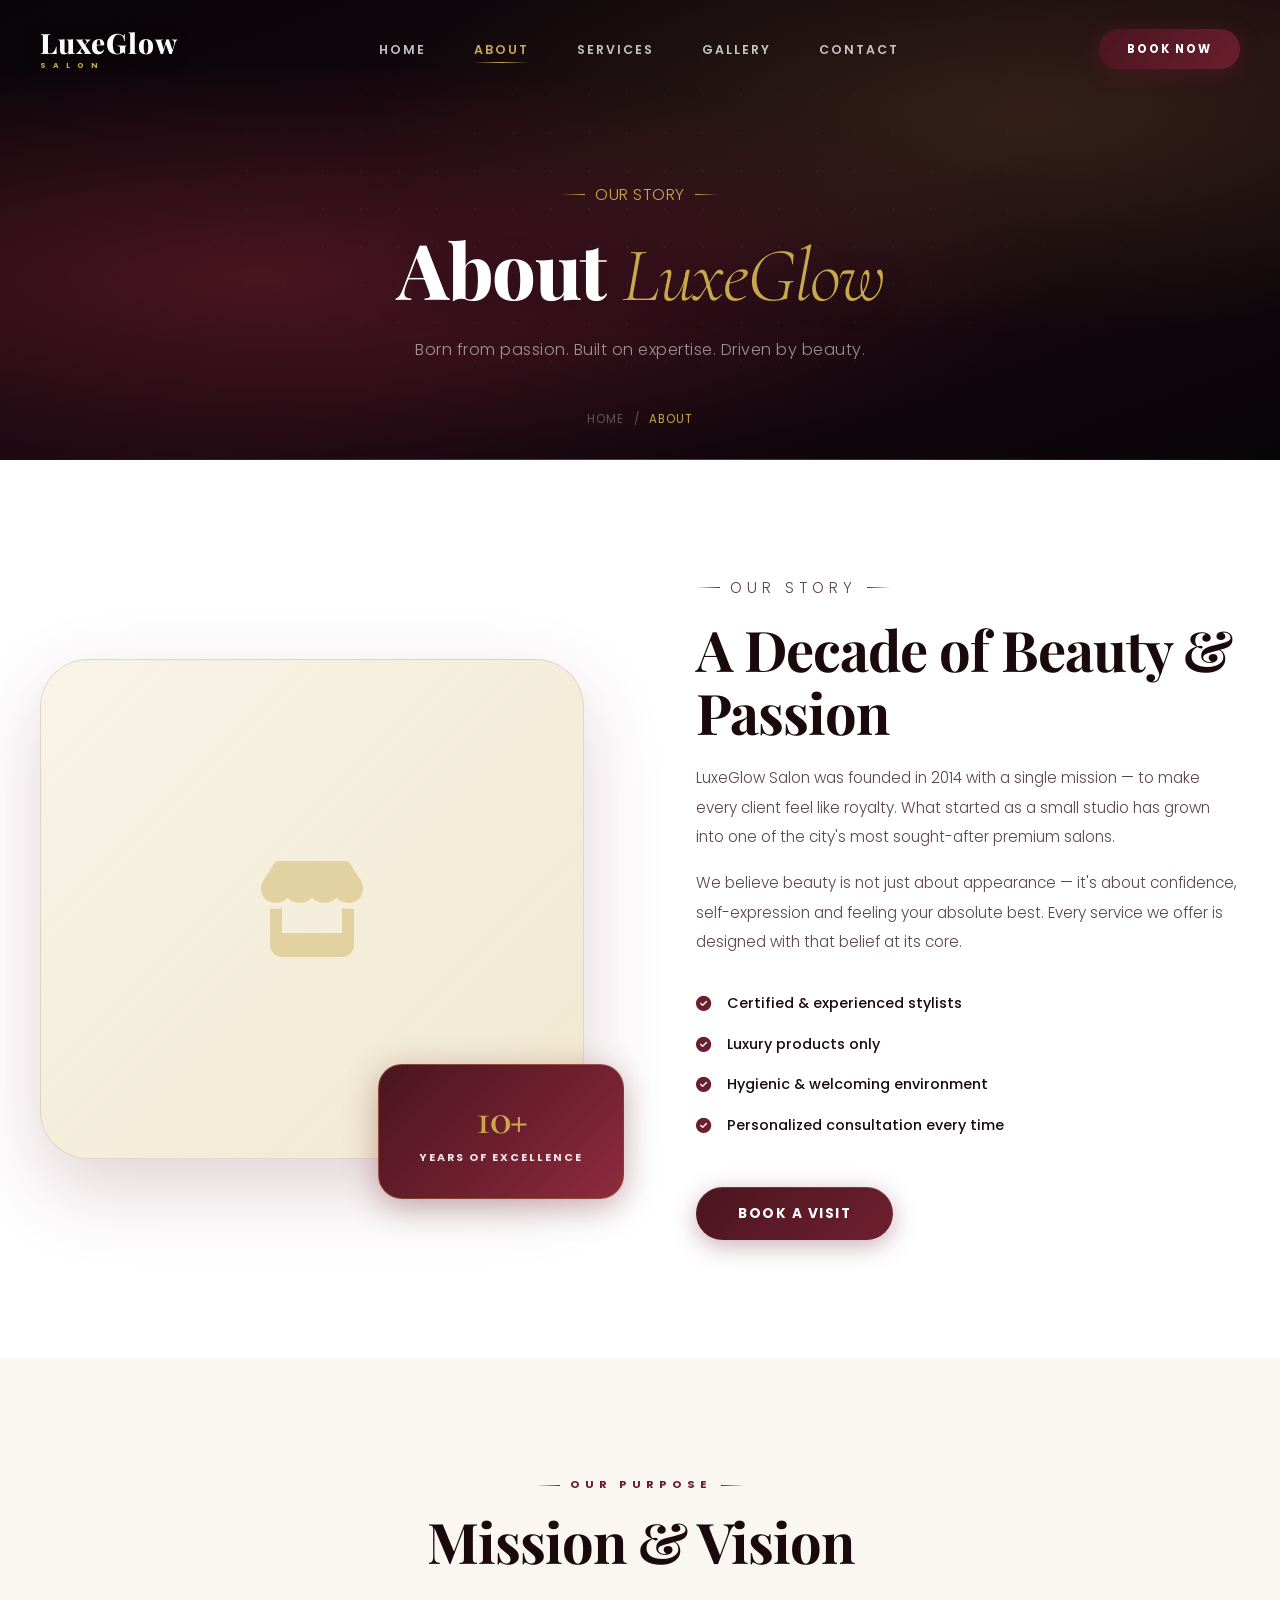
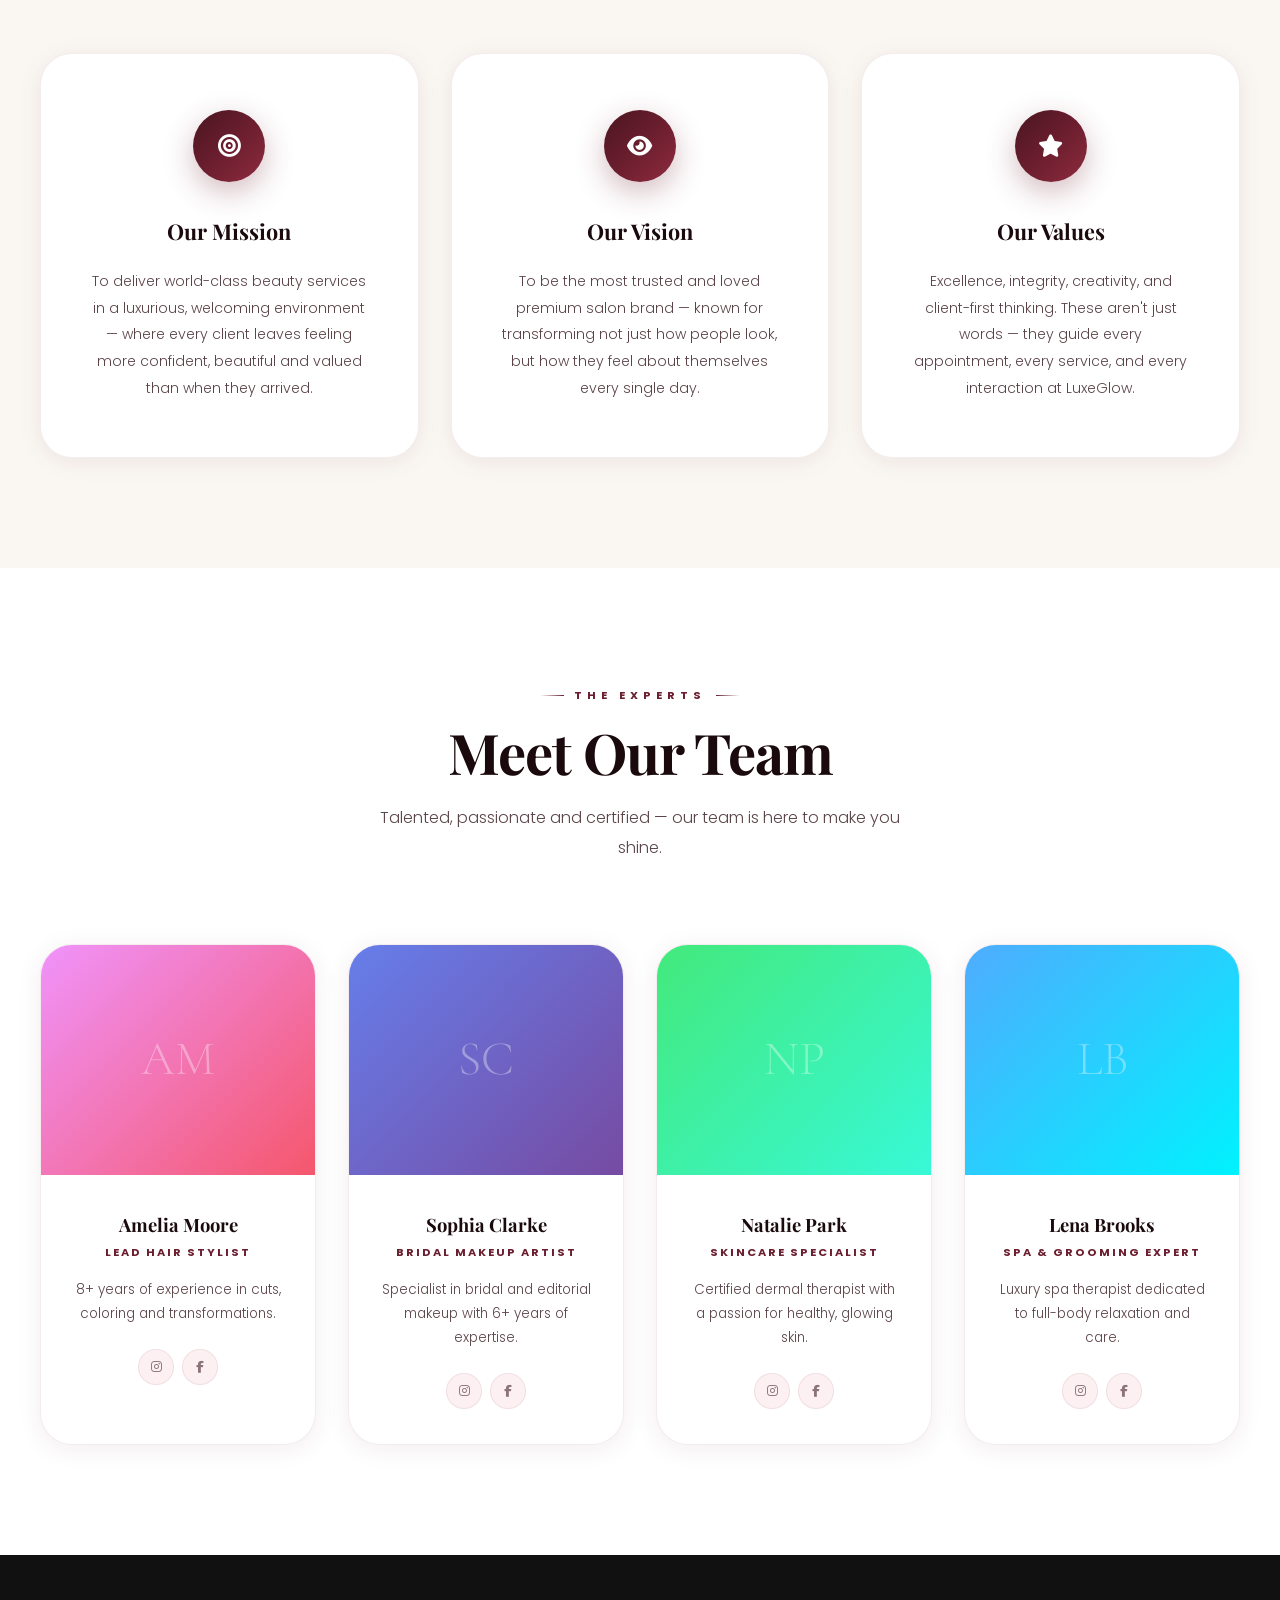
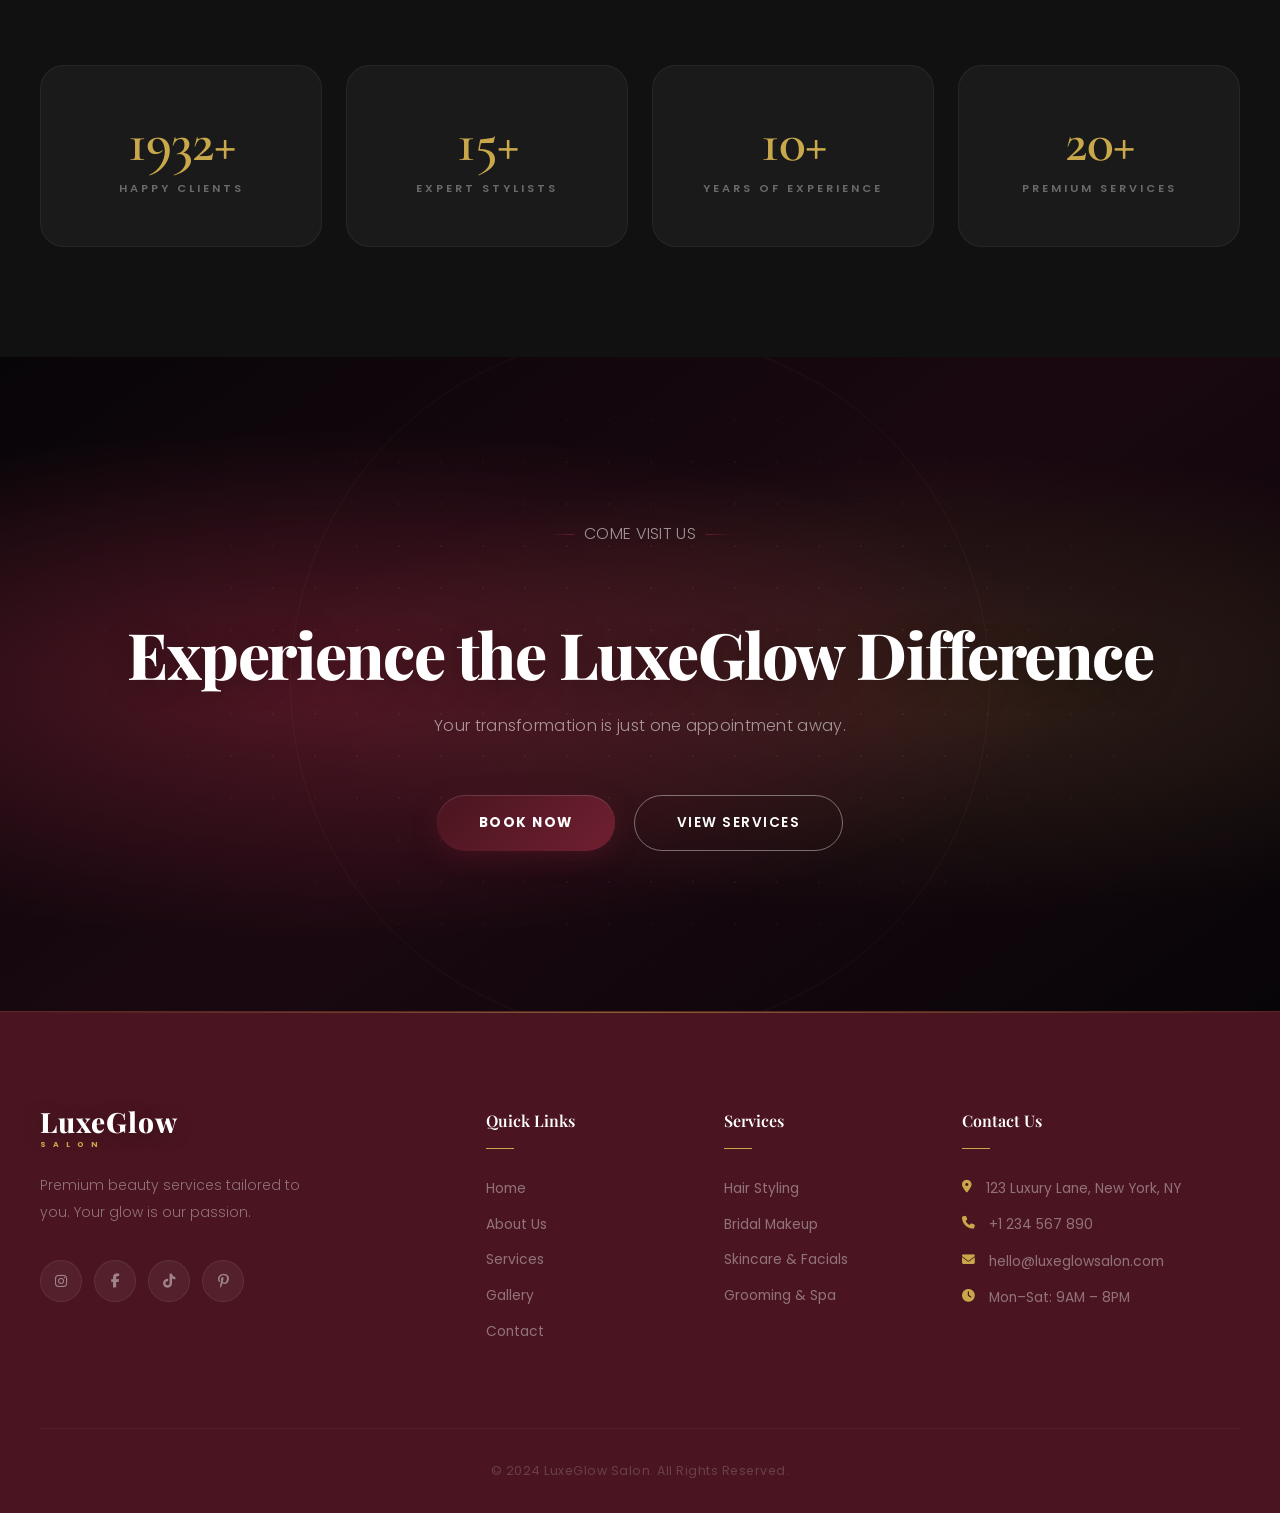
<file: about.html>
<!DOCTYPE html>
<html lang="en">
<head>
    <meta charset="UTF-8">
    <meta name="viewport" content="width=device-width, initial-scale=1.0">
    <title>About Us - LuxeGlow Salon</title>
    <link rel="stylesheet" href="style.css">
    <link rel="stylesheet" href="https://cdnjs.cloudflare.com/ajax/libs/font-awesome/6.5.0/css/all.min.css">
    <link href="https://fonts.googleapis.com/css2?family=Playfair+Display:ital,wght@0,400;0,500;0,600;0,700;1,400&family=Poppins:wght@300;400;500;600&display=swap" rel="stylesheet">
</head>
<body>

    <!-- NAVBAR -->
    <nav class="navbar scrolled" id="navbar">
        <div class="nav-container">
            <a href="index.html" class="logo">
                <span class="logo-text dark">LuxeGlow</span>
                <span class="logo-sub">SALON</span>
            </a>
            <ul class="nav-links" id="navLinks">
                <li><a href="index.html">Home</a></li>
                <li><a href="about.html" class="active">About</a></li>
                <li><a href="services.html">Services</a></li>
                <li><a href="gallery.html">Gallery</a></li>
                <li><a href="contact.html">Contact</a></li>
            </ul>
            <a href="contact.html" class="nav-btn">Book Now</a>
            <div class="hamburger" id="hamburger">
                <span class="dark-span"></span>
                <span class="dark-span"></span>
                <span class="dark-span"></span>
            </div>
        </div>
    </nav>

    <!-- PAGE HERO -->
    <section class="page-hero">
        <div class="page-hero-overlay"></div>
        <div class="page-hero-content">
            <p class="section-tag">Our Story</p>
            <h1>About <em>LuxeGlow</em></h1>
            <p>Born from passion. Built on expertise. Driven by beauty.</p>
        </div>
        <div class="breadcrumb">
            <a href="index.html">Home</a>
            <span>/</span>
            <span>About</span>
        </div>
    </section>

    <!-- STORY SECTION -->
    <section class="section">
        <div class="container">
            <div class="two-col">
                <div class="two-col-img">
                    <div class="img-placeholder" style="background: linear-gradient(135deg, #C9A84C22, #C9A84C44); height: 500px; border-radius: 20px; display:flex; align-items:center; justify-content:center;">
                        <i class="fas fa-store" style="font-size: 6rem; color: var(--gold); opacity: 0.4;"></i>
                    </div>
                    <div class="experience-badge">
                        <h3>10+</h3>
                        <p>Years of Excellence</p>
                    </div>
                </div>
                <div class="two-col-text">
                    <p class="section-tag">Our Story</p>
                    <h2 class="section-title">A Decade of Beauty & Passion</h2>
                    <p>LuxeGlow Salon was founded in 2014 with a single mission — to make every client feel like royalty. What started as a small studio has grown into one of the city's most sought-after premium salons.</p>
                    <p style="margin-top: 1rem;">We believe beauty is not just about appearance — it's about confidence, self-expression and feeling your absolute best. Every service we offer is designed with that belief at its core.</p>
                    <div class="about-values">
                        <div class="about-value">
                            <i class="fas fa-check-circle"></i>
                            <span>Certified & experienced stylists</span>
                        </div>
                        <div class="about-value">
                            <i class="fas fa-check-circle"></i>
                            <span>Luxury products only</span>
                        </div>
                        <div class="about-value">
                            <i class="fas fa-check-circle"></i>
                            <span>Hygienic & welcoming environment</span>
                        </div>
                        <div class="about-value">
                            <i class="fas fa-check-circle"></i>
                            <span>Personalized consultation every time</span>
                        </div>
                    </div>
                    <a href="contact.html" class="btn-primary" style="margin-top: 2rem; display: inline-block;">Book a Visit</a>
                </div>
            </div>
        </div>
    </section>

    <!-- MISSION & VISION -->
    <section class="section bg-ivory">
        <div class="container">
            <div class="section-header">
                <p class="section-tag">Our Purpose</p>
                <h2 class="section-title">Mission & Vision</h2>
            </div>
            <div class="mv-grid">
                <div class="mv-card">
                    <div class="mv-icon"><i class="fas fa-bullseye"></i></div>
                    <h3>Our Mission</h3>
                    <p>To deliver world-class beauty services in a luxurious, welcoming environment — where every client leaves feeling more confident, beautiful and valued than when they arrived.</p>
                </div>
                <div class="mv-card">
                    <div class="mv-icon"><i class="fas fa-eye"></i></div>
                    <h3>Our Vision</h3>
                    <p>To be the most trusted and loved premium salon brand — known for transforming not just how people look, but how they feel about themselves every single day.</p>
                </div>
                <div class="mv-card">
                    <div class="mv-icon"><i class="fas fa-star"></i></div>
                    <h3>Our Values</h3>
                    <p>Excellence, integrity, creativity, and client-first thinking. These aren't just words — they guide every appointment, every service, and every interaction at LuxeGlow.</p>
                </div>
            </div>
        </div>
    </section>

    <!-- TEAM SECTION -->
    <section class="section">
        <div class="container">
            <div class="section-header">
                <p class="section-tag">The Experts</p>
                <h2 class="section-title">Meet Our Team</h2>
                <p class="section-desc">Talented, passionate and certified — our team is here to make you shine.</p>
            </div>
            <div class="team-grid">
                <div class="team-card">
                    <div class="team-img" style="background: linear-gradient(135deg, #f093fb, #f5576c);">
                        <span>AM</span>
                    </div>
                    <div class="team-info">
                        <h3>Amelia Moore</h3>
                        <span>Lead Hair Stylist</span>
                        <p>8+ years of experience in cuts, coloring and transformations.</p>
                        <div class="team-social">
                            <a href="#"><i class="fab fa-instagram"></i></a>
                            <a href="#"><i class="fab fa-facebook-f"></i></a>
                        </div>
                    </div>
                </div>
                <div class="team-card">
                    <div class="team-img" style="background: linear-gradient(135deg, #667eea, #764ba2);">
                        <span>SC</span>
                    </div>
                    <div class="team-info">
                        <h3>Sophia Clarke</h3>
                        <span>Bridal Makeup Artist</span>
                        <p>Specialist in bridal and editorial makeup with 6+ years of expertise.</p>
                        <div class="team-social">
                            <a href="#"><i class="fab fa-instagram"></i></a>
                            <a href="#"><i class="fab fa-facebook-f"></i></a>
                        </div>
                    </div>
                </div>
                <div class="team-card">
                    <div class="team-img" style="background: linear-gradient(135deg, #43e97b, #38f9d7);">
                        <span>NP</span>
                    </div>
                    <div class="team-info">
                        <h3>Natalie Park</h3>
                        <span>Skincare Specialist</span>
                        <p>Certified dermal therapist with a passion for healthy, glowing skin.</p>
                        <div class="team-social">
                            <a href="#"><i class="fab fa-instagram"></i></a>
                            <a href="#"><i class="fab fa-facebook-f"></i></a>
                        </div>
                    </div>
                </div>
                <div class="team-card">
                    <div class="team-img" style="background: linear-gradient(135deg, #4facfe, #00f2fe);">
                        <span>LB</span>
                    </div>
                    <div class="team-info">
                        <h3>Lena Brooks</h3>
                        <span>Spa & Grooming Expert</span>
                        <p>Luxury spa therapist dedicated to full-body relaxation and care.</p>
                        <div class="team-social">
                            <a href="#"><i class="fab fa-instagram"></i></a>
                            <a href="#"><i class="fab fa-facebook-f"></i></a>
                        </div>
                    </div>
                </div>
            </div>
        </div>
    </section>

    <!-- STATS -->
    <section class="section bg-dark">
        <div class="container">
            <div class="stats-full-grid">
                <div class="stat-full-item">
                    <h2>5000+</h2>
                    <p>Happy Clients</p>
                </div>
                <div class="stat-full-item">
                    <h2>15+</h2>
                    <p>Expert Stylists</p>
                </div>
                <div class="stat-full-item">
                    <h2>10+</h2>
                    <p>Years of Experience</p>
                </div>
                <div class="stat-full-item">
                    <h2>20+</h2>
                    <p>Premium Services</p>
                </div>
            </div>
        </div>
    </section>

    <!-- CTA -->
    <section class="cta-section">
        <div class="cta-overlay"></div>
        <div class="container">
            <div class="cta-content">
                <p class="section-tag">Come Visit Us</p>
                <h2>Experience the LuxeGlow Difference</h2>
                <p>Your transformation is just one appointment away.</p>
                <div class="cta-btns">
                    <a href="contact.html" class="btn-primary">Book Now</a>
                    <a href="services.html" class="btn-outline-white">View Services</a>
                </div>
            </div>
        </div>
    </section>

    <!-- FOOTER -->
    <footer class="footer">
        <div class="container">
            <div class="footer-grid">
                <div class="footer-brand">
                    <a href="index.html" class="logo">
                        <span class="logo-text">LuxeGlow</span>
                        <span class="logo-sub">SALON</span>
                    </a>
                    <p>Premium beauty services tailored to you. Your glow is our passion.</p>
                    <div class="social-links">
                        <a href="#"><i class="fab fa-instagram"></i></a>
                        <a href="#"><i class="fab fa-facebook-f"></i></a>
                        <a href="#"><i class="fab fa-tiktok"></i></a>
                        <a href="#"><i class="fab fa-pinterest-p"></i></a>
                    </div>
                </div>
                <div class="footer-col">
                    <h4>Quick Links</h4>
                    <ul>
                        <li><a href="index.html">Home</a></li>
                        <li><a href="about.html">About Us</a></li>
                        <li><a href="services.html">Services</a></li>
                        <li><a href="gallery.html">Gallery</a></li>
                        <li><a href="contact.html">Contact</a></li>
                    </ul>
                </div>
                <div class="footer-col">
                    <h4>Services</h4>
                    <ul>
                        <li><a href="services.html">Hair Styling</a></li>
                        <li><a href="services.html">Bridal Makeup</a></li>
                        <li><a href="services.html">Skincare & Facials</a></li>
                        <li><a href="services.html">Grooming & Spa</a></li>
                    </ul>
                </div>
                <div class="footer-col">
                    <h4>Contact Us</h4>
                    <div class="footer-contact">
                        <p><i class="fas fa-map-marker-alt"></i> 123 Luxury Lane, New York, NY</p>
                        <p><i class="fas fa-phone"></i> +1 234 567 890</p>
                        <p><i class="fas fa-envelope"></i> hello@luxeglowsalon.com</p>
                        <p><i class="fas fa-clock"></i> Mon–Sat: 9AM – 8PM</p>
                    </div>
                </div>
            </div>
            <div class="footer-bottom">
                <p>© 2024 LuxeGlow Salon. All Rights Reserved.</p>
            </div>
        </div>
    </footer>

    <script src="script.js"></script>
</body>
</html>
</file>
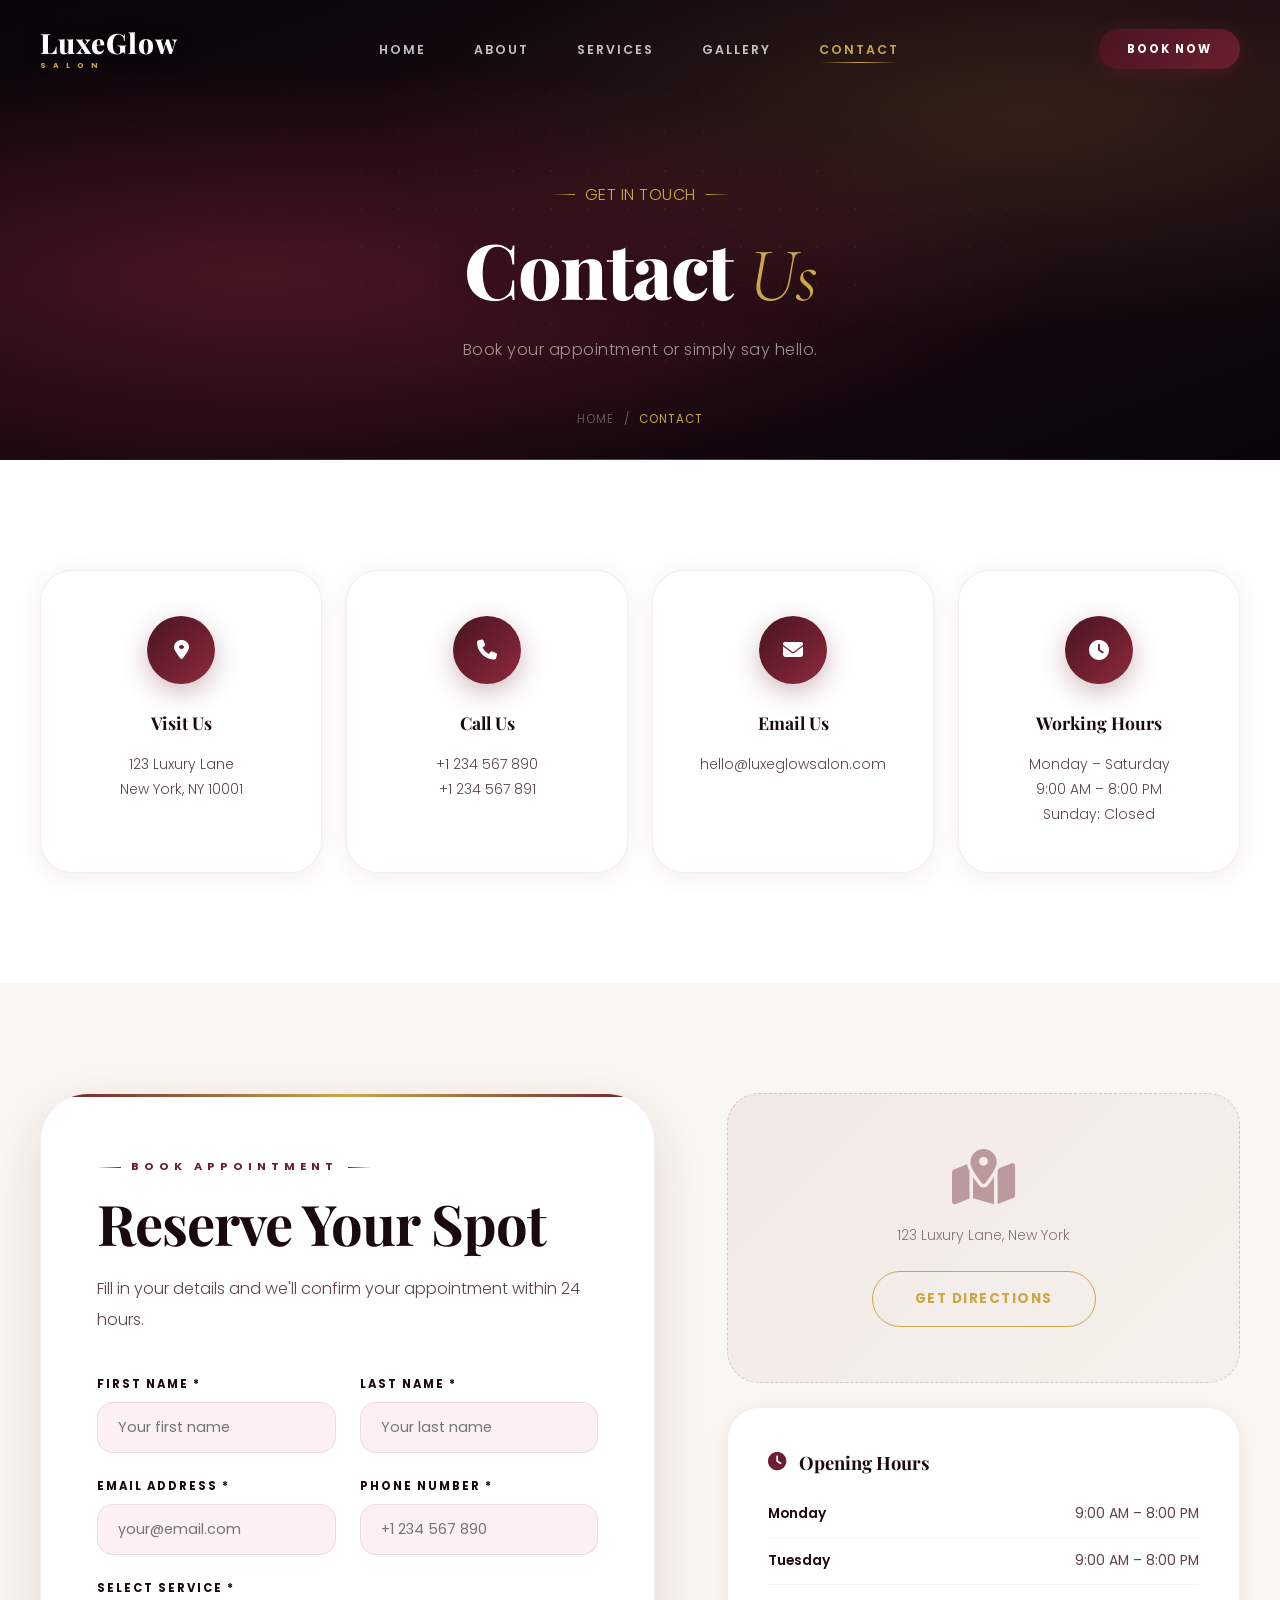
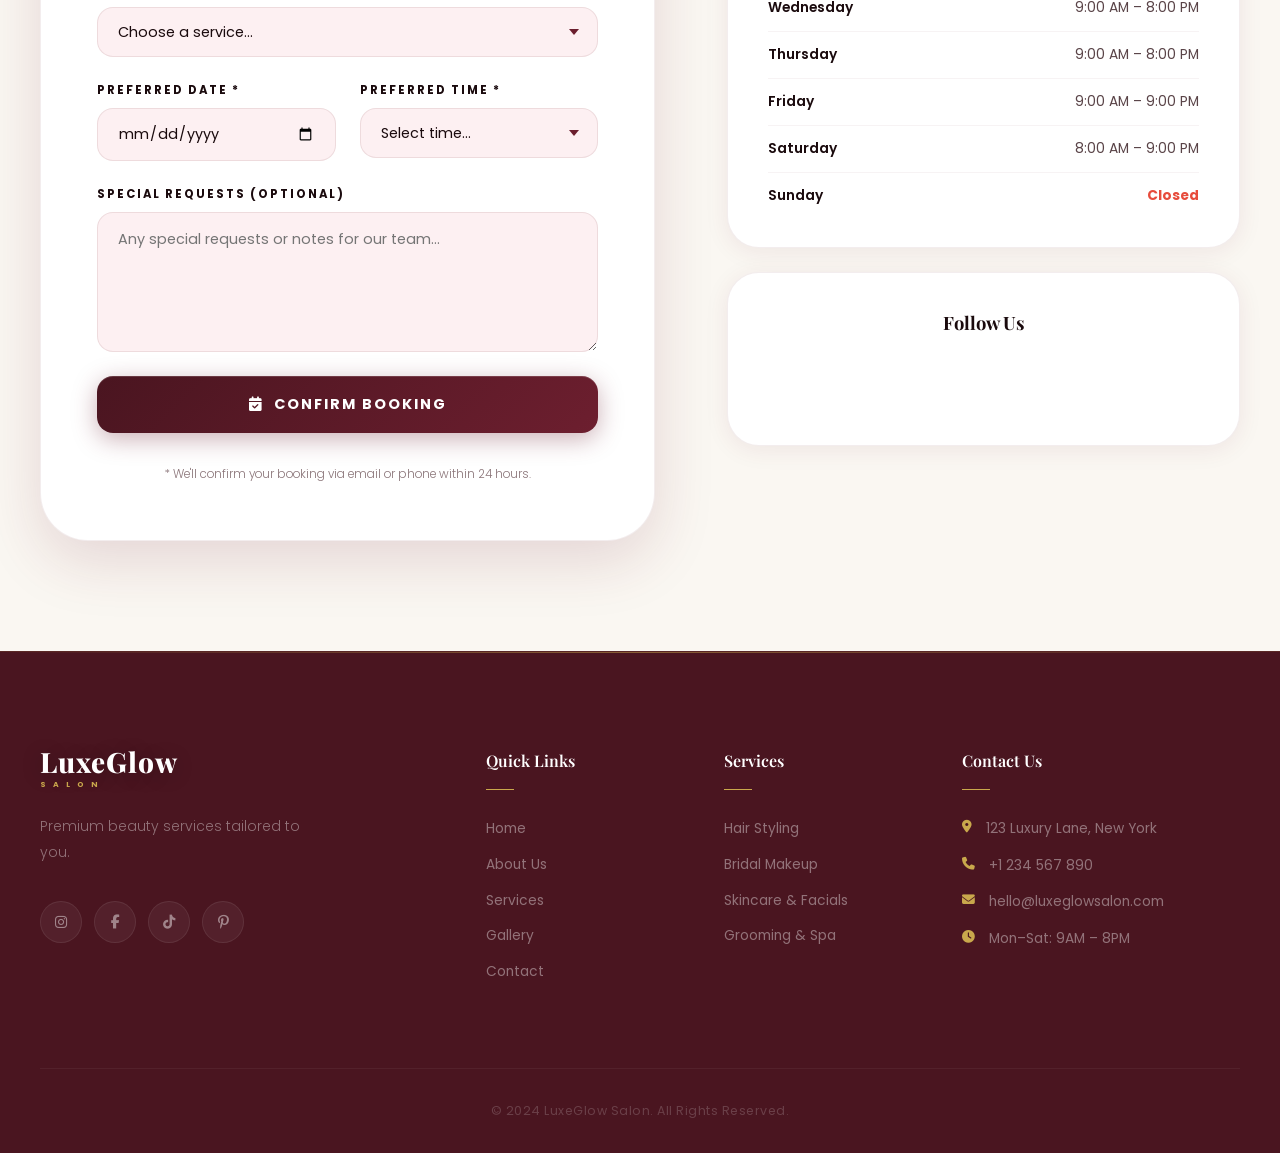
<file: contact.html>
<!DOCTYPE html>
<html lang="en">
<head>
    <meta charset="UTF-8">
    <meta name="viewport" content="width=device-width, initial-scale=1.0">
    <title>Contact - LuxeGlow Salon</title>
    <link rel="stylesheet" href="style.css">
    <link rel="stylesheet" href="https://cdnjs.cloudflare.com/ajax/libs/font-awesome/6.5.0/css/all.min.css">
    <link href="https://fonts.googleapis.com/css2?family=Playfair+Display:ital,wght@0,400;0,500;0,600;0,700;1,400&family=Poppins:wght@300;400;500;600&display=swap" rel="stylesheet">
</head>
<body>

    <!-- NAVBAR -->
    <nav class="navbar scrolled" id="navbar">
        <div class="nav-container">
            <a href="index.html" class="logo">
                <span class="logo-text dark">LuxeGlow</span>
                <span class="logo-sub">SALON</span>
            </a>
            <ul class="nav-links" id="navLinks">
                <li><a href="index.html">Home</a></li>
                <li><a href="about.html">About</a></li>
                <li><a href="services.html">Services</a></li>
                <li><a href="gallery.html">Gallery</a></li>
                <li><a href="contact.html" class="active">Contact</a></li>
            </ul>
            <a href="contact.html" class="nav-btn">Book Now</a>
            <div class="hamburger" id="hamburger">
                <span class="dark-span"></span>
                <span class="dark-span"></span>
                <span class="dark-span"></span>
            </div>
        </div>
    </nav>

    <!-- PAGE HERO -->
    <section class="page-hero">
        <div class="page-hero-overlay"></div>
        <div class="page-hero-content">
            <p class="section-tag">Get In Touch</p>
            <h1>Contact <em>Us</em></h1>
            <p>Book your appointment or simply say hello.</p>
        </div>
        <div class="breadcrumb">
            <a href="index.html">Home</a>
            <span>/</span>
            <span>Contact</span>
        </div>
    </section>

    <!-- CONTACT INFO CARDS -->
    <section class="section">
        <div class="container">
            <div class="contact-cards">
                <div class="contact-card">
                    <div class="contact-card-icon">
                        <i class="fas fa-map-marker-alt"></i>
                    </div>
                    <h3>Visit Us</h3>
                    <p>123 Luxury Lane<br>New York, NY 10001</p>
                </div>
                <div class="contact-card">
                    <div class="contact-card-icon">
                        <i class="fas fa-phone"></i>
                    </div>
                    <h3>Call Us</h3>
                    <p><a href="tel:+1234567890">+1 234 567 890</a></p>
                    <p><a href="tel:+1234567891">+1 234 567 891</a></p>
                </div>
                <div class="contact-card">
                    <div class="contact-card-icon">
                        <i class="fas fa-envelope"></i>
                    </div>
                    <h3>Email Us</h3>
                    <p><a href="mailto:hello@luxeglowsalon.com">hello@luxeglowsalon.com</a></p>
                </div>
                <div class="contact-card">
                    <div class="contact-card-icon">
                        <i class="fas fa-clock"></i>
                    </div>
                    <h3>Working Hours</h3>
                    <p>Monday – Saturday<br>9:00 AM – 8:00 PM</p>
                    <p>Sunday: Closed</p>
                </div>
            </div>
        </div>
    </section>

    <!-- BOOKING FORM & MAP -->
    <section class="section bg-ivory">
        <div class="container">
            <div class="contact-grid">

                <!-- FORM -->
                <div class="contact-form-wrap">
                    <div class="section-header" style="text-align: left; margin-bottom: 2.5rem;">
                        <p class="section-tag">Book Appointment</p>
                        <h2 class="section-title">Reserve Your Spot</h2>
                        <p class="section-desc">Fill in your details and we'll confirm your appointment within 24 hours.</p>
                    </div>
                    <form class="contact-form" id="bookingForm">
                        <div class="form-row">
                            <div class="form-group">
                                <label for="firstName">First Name *</label>
                                <input type="text" id="firstName" placeholder="Your first name" required>
                            </div>
                            <div class="form-group">
                                <label for="lastName">Last Name *</label>
                                <input type="text" id="lastName" placeholder="Your last name" required>
                            </div>
                        </div>
                        <div class="form-row">
                            <div class="form-group">
                                <label for="email">Email Address *</label>
                                <input type="email" id="email" placeholder="your@email.com" required>
                            </div>
                            <div class="form-group">
                                <label for="phone">Phone Number *</label>
                                <input type="tel" id="phone" placeholder="+1 234 567 890" required>
                            </div>
                        </div>
                        <div class="form-group">
                            <label for="service">Select Service *</label>
                            <select id="service" required>
                                <option value="" disabled selected>Choose a service...</option>
                                <optgroup label="Hair Services">
                                    <option>Women's Haircut</option>
                                    <option>Men's Haircut</option>
                                    <option>Hair Coloring</option>
                                    <option>Keratin Treatment</option>
                                    <option>Blowout & Styling</option>
                                </optgroup>
                                <optgroup label="Makeup">
                                    <option>Bridal Makeup</option>
                                    <option>Party & Event Makeup</option>
                                    <option>Everyday Glam</option>
                                </optgroup>
                                <optgroup label="Skincare">
                                    <option>Classic Facial</option>
                                    <option>Glow Facial</option>
                                    <option>Anti-Aging Facial</option>
                                </optgroup>
                                <optgroup label="Spa">
                                    <option>Full Body Massage</option>
                                    <option>Manicure & Pedicure</option>
                                    <option>Luxury Spa Package</option>
                                </optgroup>
                                <optgroup label="Packages">
                                    <option>Glow Starter Package</option>
                                    <option>LuxeGlow Experience</option>
                                    <option>Bridal Bliss Package</option>
                                </optgroup>
                            </select>
                        </div>
                        <div class="form-row">
                            <div class="form-group">
                                <label for="date">Preferred Date *</label>
                                <input type="date" id="date" required>
                            </div>
                            <div class="form-group">
                                <label for="time">Preferred Time *</label>
                                <select id="time" required>
                                    <option value="" disabled selected>Select time...</option>
                                    <option>9:00 AM</option>
                                    <option>10:00 AM</option>
                                    <option>11:00 AM</option>
                                    <option>12:00 PM</option>
                                    <option>1:00 PM</option>
                                    <option>2:00 PM</option>
                                    <option>3:00 PM</option>
                                    <option>4:00 PM</option>
                                    <option>5:00 PM</option>
                                    <option>6:00 PM</option>
                                    <option>7:00 PM</option>
                                </select>
                            </div>
                        </div>
                        <div class="form-group">
                            <label for="message">Special Requests (Optional)</label>
                            <textarea id="message" rows="4" placeholder="Any special requests or notes for our team..."></textarea>
                        </div>
                        <button type="submit" class="btn-primary btn-full">
                            <i class="fas fa-calendar-check"></i> Confirm Booking
                        </button>
                        <p class="form-note">* We'll confirm your booking via email or phone within 24 hours.</p>
                    </form>
                    <!-- SUCCESS MESSAGE -->
                    <div class="form-success" id="formSuccess">
                        <i class="fas fa-check-circle"></i>
                        <h3>Booking Confirmed!</h3>
                        <p>Thank you! We'll contact you within 24 hours to confirm your appointment.</p>
                    </div>
                </div>

                <!-- MAP & INFO -->
                <div class="contact-info-wrap">
                    <div class="map-placeholder">
                        <i class="fas fa-map-marked-alt"></i>
                        <p>123 Luxury Lane, New York</p>
                        <a href="https://maps.google.com" target="_blank" class="btn-outline-gold" style="margin-top: 1rem; display: inline-block;">
                            Get Directions
                        </a>
                    </div>

                    <div class="hours-card">
                        <h3><i class="fas fa-clock"></i> Opening Hours</h3>
                        <div class="hours-list">
                            <div class="hours-item">
                                <span>Monday</span>
                                <span>9:00 AM – 8:00 PM</span>
                            </div>
                            <div class="hours-item">
                                <span>Tuesday</span>
                                <span>9:00 AM – 8:00 PM</span>
                            </div>
                            <div class="hours-item">
                                <span>Wednesday</span>
                                <span>9:00 AM – 8:00 PM</span>
                            </div>
                            <div class="hours-item">
                                <span>Thursday</span>
                                <span>9:00 AM – 8:00 PM</span>
                            </div>
                            <div class="hours-item">
                                <span>Friday</span>
                                <span>9:00 AM – 9:00 PM</span>
                            </div>
                            <div class="hours-item">
                                <span>Saturday</span>
                                <span>8:00 AM – 9:00 PM</span>
                            </div>
                            <div class="hours-item closed">
                                <span>Sunday</span>
                                <span>Closed</span>
                            </div>
                        </div>
                    </div>

                    <div class="social-card">
                        <h3>Follow Us</h3>
                        <div class="social-links large">
                            <a href="#"><i class="fab fa-instagram"></i></a>
                            <a href="#"><i class="fab fa-facebook-f"></i></a>
                            <a href="#"><i class="fab fa-tiktok"></i></a>
                            <a href="#"><i class="fab fa-pinterest-p"></i></a>
                        </div>
                    </div>
                </div>
            </div>
        </div>
    </section>

    <!-- FOOTER -->
    <footer class="footer">
        <div class="container">
            <div class="footer-grid">
                <div class="footer-brand">
                    <a href="index.html" class="logo">
                        <span class="logo-text">LuxeGlow</span>
                        <span class="logo-sub">SALON</span>
                    </a>
                    <p>Premium beauty services tailored to you.</p>
                    <div class="social-links">
                        <a href="#"><i class="fab fa-instagram"></i></a>
                        <a href="#"><i class="fab fa-facebook-f"></i></a>
                        <a href="#"><i class="fab fa-tiktok"></i></a>
                        <a href="#"><i class="fab fa-pinterest-p"></i></a>
                    </div>
                </div>
                <div class="footer-col">
                    <h4>Quick Links</h4>
                    <ul>
                        <li><a href="index.html">Home</a></li>
                        <li><a href="about.html">About Us</a></li>
                        <li><a href="services.html">Services</a></li>
                        <li><a href="gallery.html">Gallery</a></li>
                        <li><a href="contact.html">Contact</a></li>
                    </ul>
                </div>
                <div class="footer-col">
                    <h4>Services</h4>
                    <ul>
                        <li><a href="services.html">Hair Styling</a></li>
                        <li><a href="services.html">Bridal Makeup</a></li>
                        <li><a href="services.html">Skincare & Facials</a></li>
                        <li><a href="services.html">Grooming & Spa</a></li>
                    </ul>
                </div>
                <div class="footer-col">
                    <h4>Contact Us</h4>
                    <div class="footer-contact">
                        <p><i class="fas fa-map-marker-alt"></i> 123 Luxury Lane, New York</p>
                        <p><i class="fas fa-phone"></i> +1 234 567 890</p>
                        <p><i class="fas fa-envelope"></i> hello@luxeglowsalon.com</p>
                        <p><i class="fas fa-clock"></i> Mon–Sat: 9AM – 8PM</p>
                    </div>
                </div>
            </div>
            <div class="footer-bottom">
                <p>© 2024 LuxeGlow Salon. All Rights Reserved.</p>
            </div>
        </div>
    </footer>

    <script src="script.js"></script>
</body>
</html>
</file>
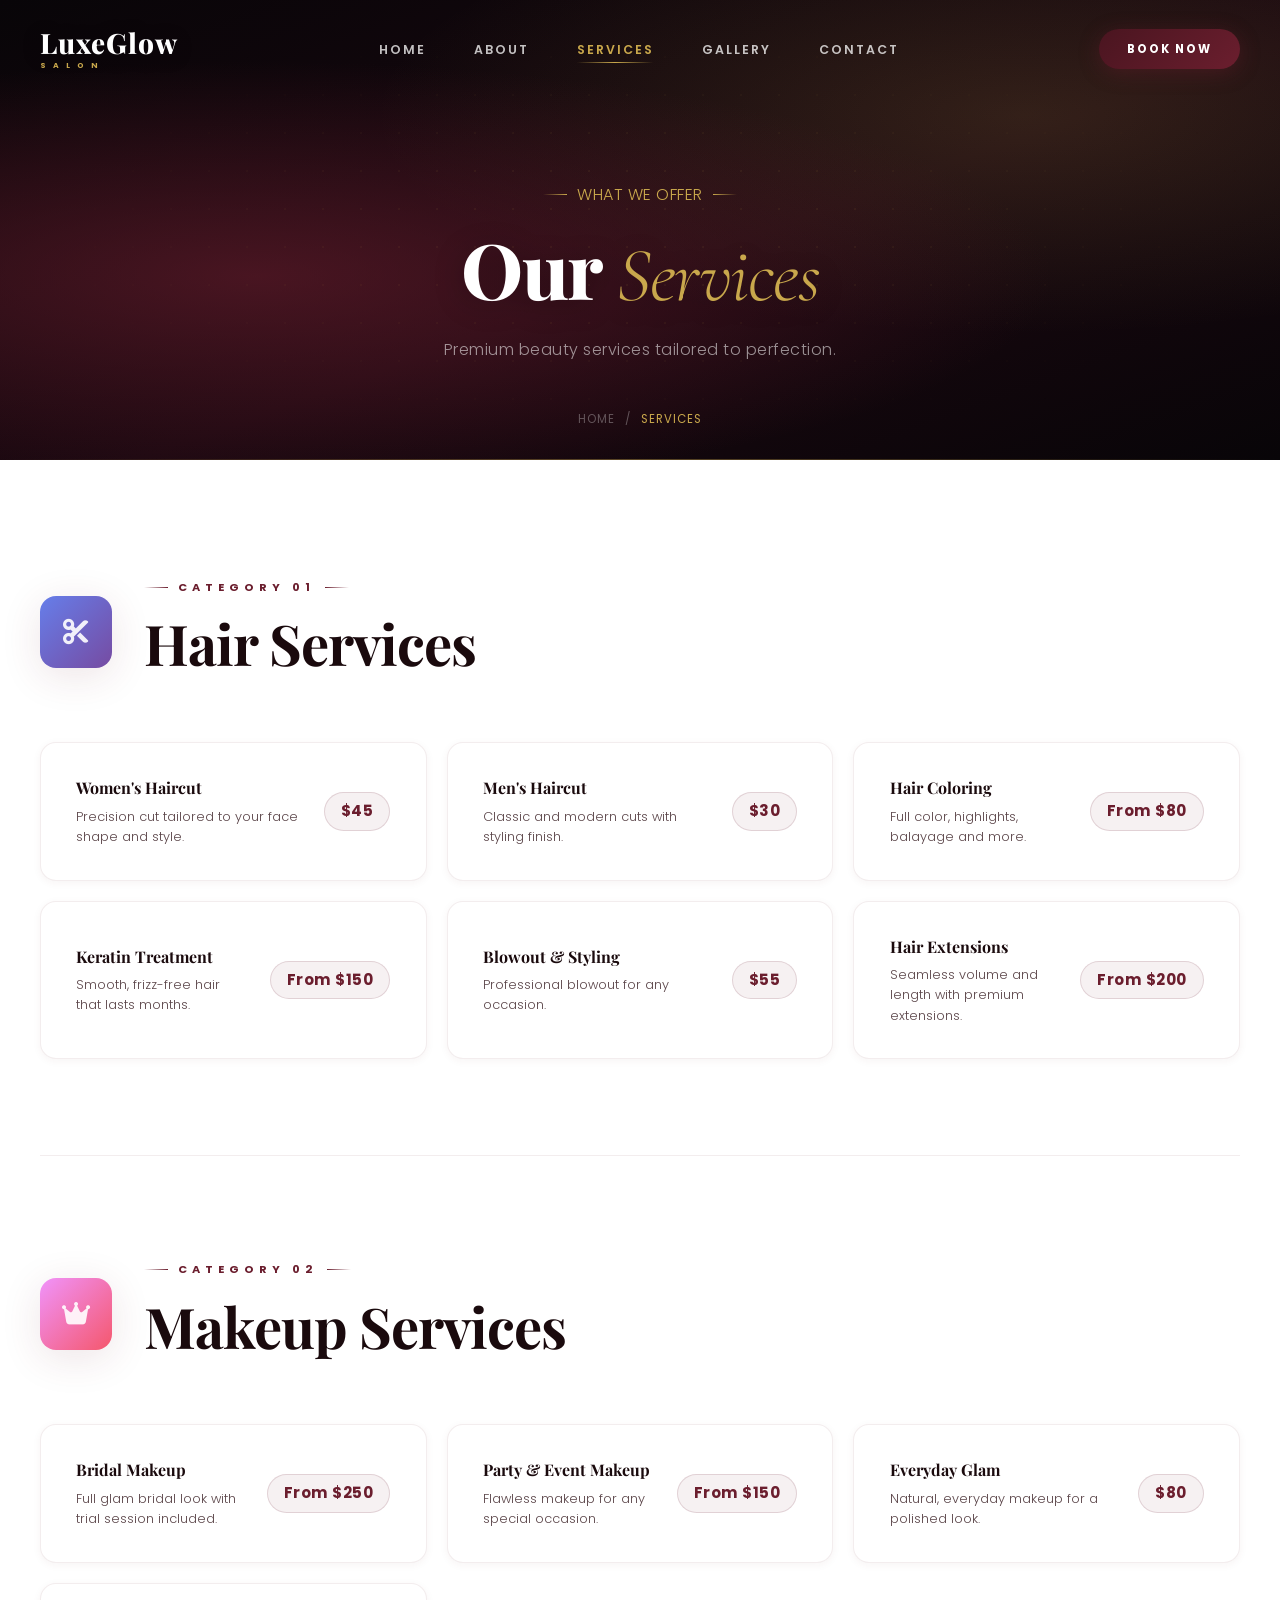
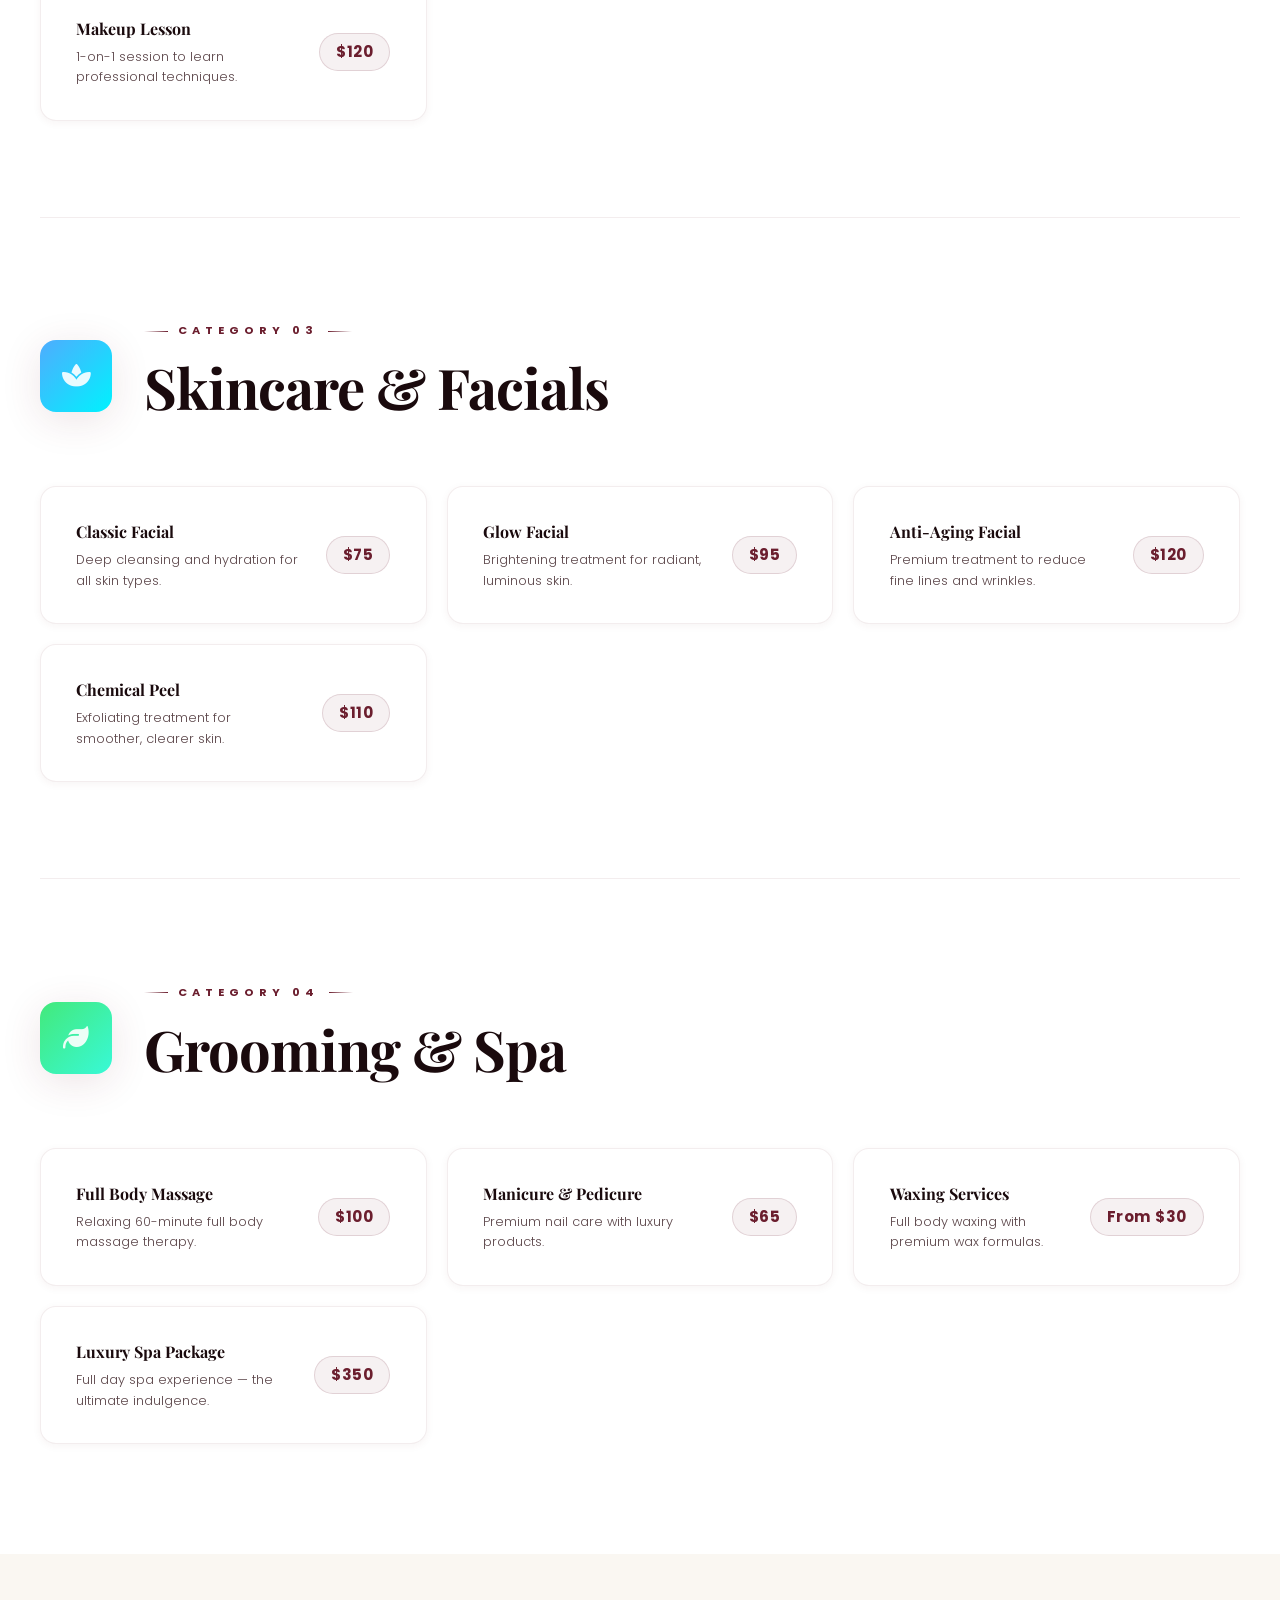
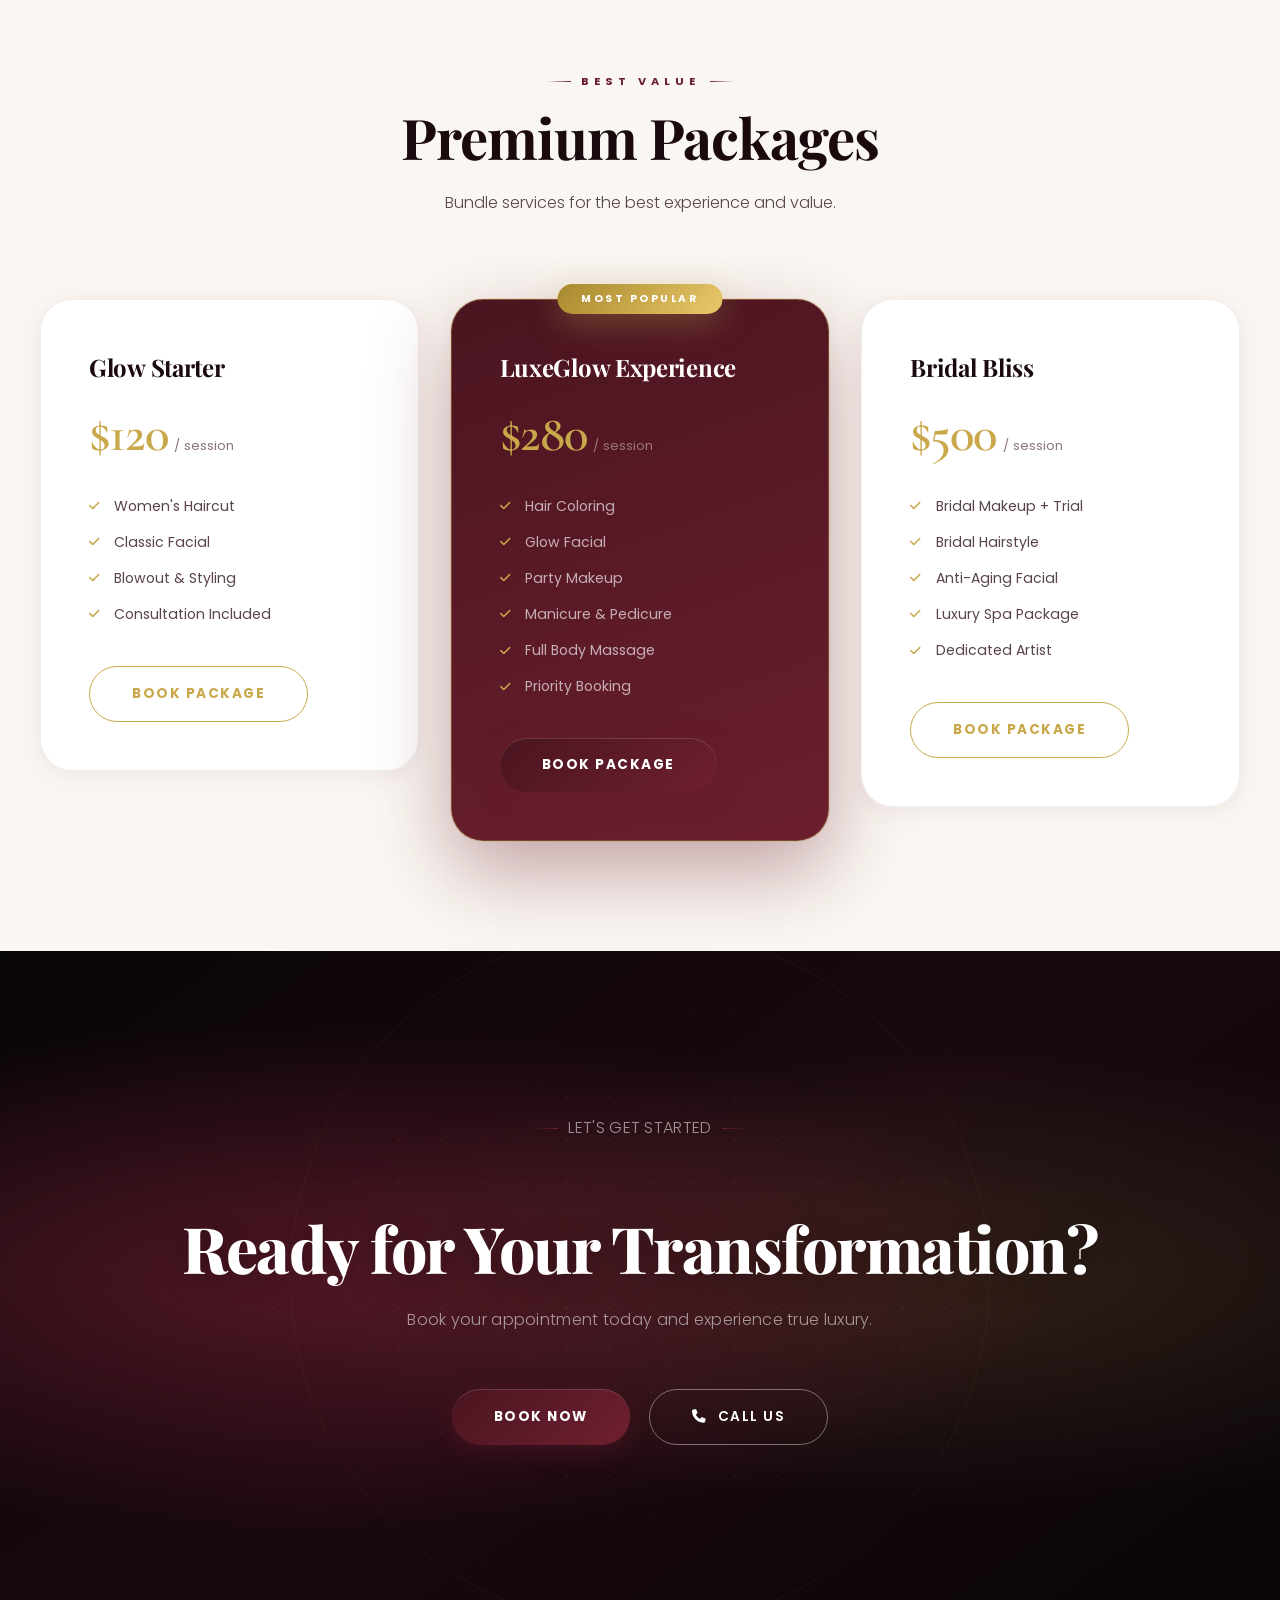
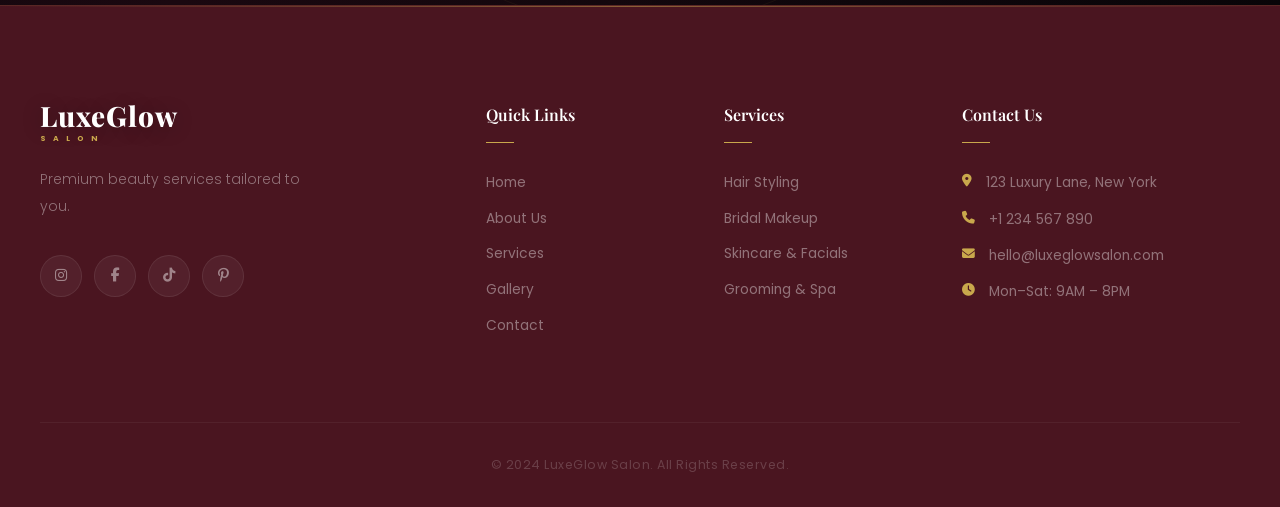
<file: services.html>
<!DOCTYPE html>
<html lang="en">
<head>
    <meta charset="UTF-8">
    <meta name="viewport" content="width=device-width, initial-scale=1.0">
    <title>Services - LuxeGlow Salon</title>
    <link rel="stylesheet" href="style.css">
    <link rel="stylesheet" href="https://cdnjs.cloudflare.com/ajax/libs/font-awesome/6.5.0/css/all.min.css">
    <link href="https://fonts.googleapis.com/css2?family=Playfair+Display:ital,wght@0,400;0,500;0,600;0,700;1,400&family=Poppins:wght@300;400;500;600&display=swap" rel="stylesheet">
</head>
<body>

    <!-- NAVBAR -->
    <nav class="navbar scrolled" id="navbar">
        <div class="nav-container">
            <a href="index.html" class="logo">
                <span class="logo-text dark">LuxeGlow</span>
                <span class="logo-sub">SALON</span>
            </a>
            <ul class="nav-links" id="navLinks">
                <li><a href="index.html">Home</a></li>
                <li><a href="about.html">About</a></li>
                <li><a href="services.html" class="active">Services</a></li>
                <li><a href="gallery.html">Gallery</a></li>
                <li><a href="contact.html">Contact</a></li>
            </ul>
            <a href="contact.html" class="nav-btn">Book Now</a>
            <div class="hamburger" id="hamburger">
                <span class="dark-span"></span>
                <span class="dark-span"></span>
                <span class="dark-span"></span>
            </div>
        </div>
    </nav>

    <!-- PAGE HERO -->
    <section class="page-hero">
        <div class="page-hero-overlay"></div>
        <div class="page-hero-content">
            <p class="section-tag">What We Offer</p>
            <h1>Our <em>Services</em></h1>
            <p>Premium beauty services tailored to perfection.</p>
        </div>
        <div class="breadcrumb">
            <a href="index.html">Home</a>
            <span>/</span>
            <span>Services</span>
        </div>
    </section>

    <!-- SERVICES CATEGORIES -->
    <section class="section">
        <div class="container">

            <!-- HAIR SERVICES -->
            <div class="service-category">
                <div class="category-header">
                    <div class="category-icon" style="background: linear-gradient(135deg, #667eea, #764ba2);">
                        <i class="fas fa-cut"></i>
                    </div>
                    <div>
                        <p class="section-tag">Category 01</p>
                        <h2 class="section-title">Hair Services</h2>
                    </div>
                </div>
                <div class="pricing-grid">
                    <div class="pricing-card">
                        <div class="pricing-info">
                            <h4>Women's Haircut</h4>
                            <p>Precision cut tailored to your face shape and style.</p>
                        </div>
                        <div class="pricing-price">
                            <span>$45</span>
                        </div>
                    </div>
                    <div class="pricing-card">
                        <div class="pricing-info">
                            <h4>Men's Haircut</h4>
                            <p>Classic and modern cuts with styling finish.</p>
                        </div>
                        <div class="pricing-price">
                            <span>$30</span>
                        </div>
                    </div>
                    <div class="pricing-card">
                        <div class="pricing-info">
                            <h4>Hair Coloring</h4>
                            <p>Full color, highlights, balayage and more.</p>
                        </div>
                        <div class="pricing-price">
                            <span>From $80</span>
                        </div>
                    </div>
                    <div class="pricing-card">
                        <div class="pricing-info">
                            <h4>Keratin Treatment</h4>
                            <p>Smooth, frizz-free hair that lasts months.</p>
                        </div>
                        <div class="pricing-price">
                            <span>From $150</span>
                        </div>
                    </div>
                    <div class="pricing-card">
                        <div class="pricing-info">
                            <h4>Blowout & Styling</h4>
                            <p>Professional blowout for any occasion.</p>
                        </div>
                        <div class="pricing-price">
                            <span>$55</span>
                        </div>
                    </div>
                    <div class="pricing-card">
                        <div class="pricing-info">
                            <h4>Hair Extensions</h4>
                            <p>Seamless volume and length with premium extensions.</p>
                        </div>
                        <div class="pricing-price">
                            <span>From $200</span>
                        </div>
                    </div>
                </div>
            </div>

            <!-- MAKEUP SERVICES -->
            <div class="service-category">
                <div class="category-header">
                    <div class="category-icon" style="background: linear-gradient(135deg, #f093fb, #f5576c);">
                        <i class="fas fa-crown"></i>
                    </div>
                    <div>
                        <p class="section-tag">Category 02</p>
                        <h2 class="section-title">Makeup Services</h2>
                    </div>
                </div>
                <div class="pricing-grid">
                    <div class="pricing-card">
                        <div class="pricing-info">
                            <h4>Bridal Makeup</h4>
                            <p>Full glam bridal look with trial session included.</p>
                        </div>
                        <div class="pricing-price">
                            <span>From $250</span>
                        </div>
                    </div>
                    <div class="pricing-card">
                        <div class="pricing-info">
                            <h4>Party & Event Makeup</h4>
                            <p>Flawless makeup for any special occasion.</p>
                        </div>
                        <div class="pricing-price">
                            <span>From $150</span>
                        </div>
                    </div>
                    <div class="pricing-card">
                        <div class="pricing-info">
                            <h4>Everyday Glam</h4>
                            <p>Natural, everyday makeup for a polished look.</p>
                        </div>
                        <div class="pricing-price">
                            <span>$80</span>
                        </div>
                    </div>
                    <div class="pricing-card">
                        <div class="pricing-info">
                            <h4>Makeup Lesson</h4>
                            <p>1-on-1 session to learn professional techniques.</p>
                        </div>
                        <div class="pricing-price">
                            <span>$120</span>
                        </div>
                    </div>
                </div>
            </div>

            <!-- SKINCARE SERVICES -->
            <div class="service-category">
                <div class="category-header">
                    <div class="category-icon" style="background: linear-gradient(135deg, #4facfe, #00f2fe);">
                        <i class="fas fa-spa"></i>
                    </div>
                    <div>
                        <p class="section-tag">Category 03</p>
                        <h2 class="section-title">Skincare & Facials</h2>
                    </div>
                </div>
                <div class="pricing-grid">
                    <div class="pricing-card">
                        <div class="pricing-info">
                            <h4>Classic Facial</h4>
                            <p>Deep cleansing and hydration for all skin types.</p>
                        </div>
                        <div class="pricing-price">
                            <span>$75</span>
                        </div>
                    </div>
                    <div class="pricing-card">
                        <div class="pricing-info">
                            <h4>Glow Facial</h4>
                            <p>Brightening treatment for radiant, luminous skin.</p>
                        </div>
                        <div class="pricing-price">
                            <span>$95</span>
                        </div>
                    </div>
                    <div class="pricing-card">
                        <div class="pricing-info">
                            <h4>Anti-Aging Facial</h4>
                            <p>Premium treatment to reduce fine lines and wrinkles.</p>
                        </div>
                        <div class="pricing-price">
                            <span>$120</span>
                        </div>
                    </div>
                    <div class="pricing-card">
                        <div class="pricing-info">
                            <h4>Chemical Peel</h4>
                            <p>Exfoliating treatment for smoother, clearer skin.</p>
                        </div>
                        <div class="pricing-price">
                            <span>$110</span>
                        </div>
                    </div>
                </div>
            </div>

            <!-- SPA SERVICES -->
            <div class="service-category">
                <div class="category-header">
                    <div class="category-icon" style="background: linear-gradient(135deg, #43e97b, #38f9d7);">
                        <i class="fas fa-leaf"></i>
                    </div>
                    <div>
                        <p class="section-tag">Category 04</p>
                        <h2 class="section-title">Grooming & Spa</h2>
                    </div>
                </div>
                <div class="pricing-grid">
                    <div class="pricing-card">
                        <div class="pricing-info">
                            <h4>Full Body Massage</h4>
                            <p>Relaxing 60-minute full body massage therapy.</p>
                        </div>
                        <div class="pricing-price">
                            <span>$100</span>
                        </div>
                    </div>
                    <div class="pricing-card">
                        <div class="pricing-info">
                            <h4>Manicure & Pedicure</h4>
                            <p>Premium nail care with luxury products.</p>
                        </div>
                        <div class="pricing-price">
                            <span>$65</span>
                        </div>
                    </div>
                    <div class="pricing-card">
                        <div class="pricing-info">
                            <h4>Waxing Services</h4>
                            <p>Full body waxing with premium wax formulas.</p>
                        </div>
                        <div class="pricing-price">
                            <span>From $30</span>
                        </div>
                    </div>
                    <div class="pricing-card">
                        <div class="pricing-info">
                            <h4>Luxury Spa Package</h4>
                            <p>Full day spa experience — the ultimate indulgence.</p>
                        </div>
                        <div class="pricing-price">
                            <span>$350</span>
                        </div>
                    </div>
                </div>
            </div>

        </div>
    </section>

    <!-- PACKAGES -->
    <section class="section bg-ivory">
        <div class="container">
            <div class="section-header">
                <p class="section-tag">Best Value</p>
                <h2 class="section-title">Premium Packages</h2>
                <p class="section-desc">Bundle services for the best experience and value.</p>
            </div>
            <div class="packages-grid">
                <div class="package-card">
                    <div class="package-header">
                        <h3>Glow Starter</h3>
                        <div class="package-price">
                            <span class="price">$120</span>
                            <span class="per">/ session</span>
                        </div>
                    </div>
                    <ul class="package-features">
                        <li><i class="fas fa-check"></i> Women's Haircut</li>
                        <li><i class="fas fa-check"></i> Classic Facial</li>
                        <li><i class="fas fa-check"></i> Blowout & Styling</li>
                        <li><i class="fas fa-check"></i> Consultation Included</li>
                    </ul>
                    <a href="contact.html" class="btn-outline-gold">Book Package</a>
                </div>
                <div class="package-card featured">
                    <div class="package-badge">Most Popular</div>
                    <div class="package-header">
                        <h3>LuxeGlow Experience</h3>
                        <div class="package-price">
                            <span class="price">$280</span>
                            <span class="per">/ session</span>
                        </div>
                    </div>
                    <ul class="package-features">
                        <li><i class="fas fa-check"></i> Hair Coloring</li>
                        <li><i class="fas fa-check"></i> Glow Facial</li>
                        <li><i class="fas fa-check"></i> Party Makeup</li>
                        <li><i class="fas fa-check"></i> Manicure & Pedicure</li>
                        <li><i class="fas fa-check"></i> Full Body Massage</li>
                        <li><i class="fas fa-check"></i> Priority Booking</li>
                    </ul>
                    <a href="contact.html" class="btn-primary">Book Package</a>
                </div>
                <div class="package-card">
                    <div class="package-header">
                        <h3>Bridal Bliss</h3>
                        <div class="package-price">
                            <span class="price">$500</span>
                            <span class="per">/ session</span>
                        </div>
                    </div>
                    <ul class="package-features">
                        <li><i class="fas fa-check"></i> Bridal Makeup + Trial</li>
                        <li><i class="fas fa-check"></i> Bridal Hairstyle</li>
                        <li><i class="fas fa-check"></i> Anti-Aging Facial</li>
                        <li><i class="fas fa-check"></i> Luxury Spa Package</li>
                        <li><i class="fas fa-check"></i> Dedicated Artist</li>
                    </ul>
                    <a href="contact.html" class="btn-outline-gold">Book Package</a>
                </div>
            </div>
        </div>
    </section>

    <!-- CTA -->
    <section class="cta-section">
        <div class="cta-overlay"></div>
        <div class="container">
            <div class="cta-content">
                <p class="section-tag">Let's Get Started</p>
                <h2>Ready for Your Transformation?</h2>
                <p>Book your appointment today and experience true luxury.</p>
                <div class="cta-btns">
                    <a href="contact.html" class="btn-primary">Book Now</a>
                    <a href="tel:+1234567890" class="btn-outline-white">
                        <i class="fas fa-phone"></i> Call Us
                    </a>
                </div>
            </div>
        </div>
    </section>

    <!-- FOOTER -->
    <footer class="footer">
        <div class="container">
            <div class="footer-grid">
                <div class="footer-brand">
                    <a href="index.html" class="logo">
                        <span class="logo-text">LuxeGlow</span>
                        <span class="logo-sub">SALON</span>
                    </a>
                    <p>Premium beauty services tailored to you.</p>
                    <div class="social-links">
                        <a href="#"><i class="fab fa-instagram"></i></a>
                        <a href="#"><i class="fab fa-facebook-f"></i></a>
                        <a href="#"><i class="fab fa-tiktok"></i></a>
                        <a href="#"><i class="fab fa-pinterest-p"></i></a>
                    </div>
                </div>
                <div class="footer-col">
                    <h4>Quick Links</h4>
                    <ul>
                        <li><a href="index.html">Home</a></li>
                        <li><a href="about.html">About Us</a></li>
                        <li><a href="services.html">Services</a></li>
                        <li><a href="gallery.html">Gallery</a></li>
                        <li><a href="contact.html">Contact</a></li>
                    </ul>
                </div>
                <div class="footer-col">
                    <h4>Services</h4>
                    <ul>
                        <li><a href="services.html">Hair Styling</a></li>
                        <li><a href="services.html">Bridal Makeup</a></li>
                        <li><a href="services.html">Skincare & Facials</a></li>
                        <li><a href="services.html">Grooming & Spa</a></li>
                    </ul>
                </div>
                <div class="footer-col">
                    <h4>Contact Us</h4>
                    <div class="footer-contact">
                        <p><i class="fas fa-map-marker-alt"></i> 123 Luxury Lane, New York</p>
                        <p><i class="fas fa-phone"></i> +1 234 567 890</p>
                        <p><i class="fas fa-envelope"></i> hello@luxeglowsalon.com</p>
                        <p><i class="fas fa-clock"></i> Mon–Sat: 9AM – 8PM</p>
                    </div>
                </div>
            </div>
            <div class="footer-bottom">
                <p>© 2024 LuxeGlow Salon. All Rights Reserved.</p>
            </div>
        </div>
    </footer>

    <script src="script.js"></script>
</body>
</html>
</file>
<file: style.css>
/* ========================================
   LUXEGLOW SALON - CONVERSION CSS v4.0
   Burgundy & Gold | Premium | High Converting
   ======================================== */

@import url('https://fonts.googleapis.com/css2?family=Playfair+Display:ital,wght@0,400;0,500;0,600;0,700;0,800;1,400;1,600;1,700&family=Poppins:wght@300;400;500;600;700&family=Cormorant+Garamond:ital,wght@0,300;0,400;0,600;1,300;1,400&display=swap');

/* ========== RESET ========== */
*, *::before, *::after {
    margin: 0;
    padding: 0;
    box-sizing: border-box;
}

/* ========== CSS VARIABLES ========== */
:root {
    /* Burgundy Palette */
    --burgundy: #6B1E2E;
    --burgundy-2: #7D2235;
    --burgundy-light: #8E2B3F;
    --burgundy-dark: #4A1520;
    --burgundy-pale: #F5E8EA;
    --burgundy-subtle: rgba(107, 30, 46, 0.08);
    --burgundy-glow: rgba(107, 30, 46, 0.3);

    /* Gold Palette */
    --gold: #C9A84C;
    --gold-2: #D4AF5A;
    --gold-light: #E8C96A;
    --gold-dark: #A8882E;
    --gold-pale: #F5EDD6;
    --gold-glow: rgba(201, 168, 76, 0.3);
    --gold-subtle: rgba(201, 168, 76, 0.08);

    /* Dark Palette */
    --black: #0A0A0A;
    --dark: #0D0D0D;
    --dark-2: #111111;
    --dark-3: #161616;
    --dark-4: #1C1C1C;
    --dark-5: #222222;

    /* Light Palette */
    --white: #FFFFFF;
    --off-white: #FDFCFA;
    --beige: #F5F0E8;
    --ivory: #FAF7F2;
    --cream: #F8F4EE;
    --blush: #FDF0F2;

    /* Text */
    --text-primary: #1A0A0D;
    --text-secondary: #5A4448;
    --text-muted: #8A7478;
    --text-light: rgba(255, 255, 255, 0.55);
    --text-lighter: rgba(255, 255, 255, 0.25);

    /* Borders */
    --border: rgba(107, 30, 46, 0.08);
    --border-dark: rgba(255, 255, 255, 0.07);
    --border-gold: rgba(201, 168, 76, 0.3);
    --border-burgundy: rgba(107, 30, 46, 0.2);

    /* Fonts */
    --font-display: 'Cormorant Garamond', Georgia, serif;
    --font-heading: 'Playfair Display', Georgia, serif;
    --font-body: 'Poppins', Arial, sans-serif;

    /* Transitions */
    --ease: cubic-bezier(0.16, 1, 0.3, 1);
    --ease-2: cubic-bezier(0.25, 0.46, 0.45, 0.94);
    --transition: all 0.4s var(--ease);
    --transition-fast: all 0.2s var(--ease-2);
    --transition-slow: all 0.7s var(--ease);

    /* Shadows */
    --shadow-xs: 0 2px 8px rgba(107, 30, 46, 0.05);
    --shadow-sm: 0 4px 24px rgba(107, 30, 46, 0.08);
    --shadow-md: 0 8px 40px rgba(107, 30, 46, 0.12);
    --shadow-lg: 0 20px 60px rgba(107, 30, 46, 0.15);
    --shadow-xl: 0 30px 80px rgba(107, 30, 46, 0.2);
    --shadow-gold: 0 8px 32px rgba(201, 168, 76, 0.35);
    --shadow-gold-lg: 0 16px 50px rgba(201, 168, 76, 0.4);
    --shadow-burgundy: 0 8px 32px rgba(107, 30, 46, 0.35);

    /* Border Radius */
    --radius-xs: 6px;
    --radius-sm: 10px;
    --radius: 16px;
    --radius-lg: 24px;
    --radius-xl: 32px;
    --radius-2xl: 48px;
}

/* ========== BASE ========== */
html {
    scroll-behavior: smooth;
    font-size: 16px;
    -webkit-text-size-adjust: 100%;
}

body {
    font-family: var(--font-body);
    color: var(--text-primary);
    background-color: var(--white);
    overflow-x: hidden;
    line-height: 1.6;
    -webkit-font-smoothing: antialiased;
    -moz-osx-font-smoothing: grayscale;
}

a {
    text-decoration: none;
    color: inherit;
    transition: var(--transition);
}

ul { list-style: none; }

img {
    width: 100%;
    height: 100%;
    object-fit: cover;
    display: block;
}

button {
    font-family: var(--font-body);
    cursor: pointer;
    border: none;
    outline: none;
    background: none;
}

input, select, textarea {
    font-family: var(--font-body);
    outline: none;
}

/* ========== LAYOUT ========== */
.container {
    max-width: 1280px;
    margin: 0 auto;
    padding: 0 2.5rem;
    width: 100%;
}

.section { padding: 110px 0; }
.bg-ivory { background-color: var(--ivory); }
.bg-beige { background-color: var(--beige); }
.bg-dark { background-color: var(--dark-2); }
.bg-blush { background-color: var(--blush); }

/* ========== SELECTION ========== */
::selection {
    background: var(--burgundy);
    color: var(--white);
}

/* ========== SCROLLBAR ========== */
::-webkit-scrollbar { width: 5px; }
::-webkit-scrollbar-track { background: var(--dark); }
::-webkit-scrollbar-thumb {
    background: linear-gradient(180deg, var(--burgundy), var(--gold));
    border-radius: 3px;
}

/* ========== TYPOGRAPHY ========== */
.section-tag {
    display: inline-flex;
    align-items: center;
    gap: 10px;
    font-family: var(--font-body);
    font-size: 0.7rem;
    font-weight: 700;
    letter-spacing: 5px;
    text-transform: uppercase;
    color: var(--burgundy);
    margin-bottom: 1rem;
}

.section-tag::before {
    content: '';
    display: block;
    width: 24px;
    height: 1px;
    background: linear-gradient(90deg, transparent, var(--burgundy));
}

.section-tag::after {
    content: '';
    display: block;
    width: 24px;
    height: 1px;
    background: linear-gradient(90deg, var(--burgundy), transparent);
}

.section-title {
    font-family: var(--font-heading);
    font-size: clamp(2.2rem, 4.5vw, 3.5rem);
    font-weight: 700;
    color: var(--text-primary);
    line-height: 1.12;
    margin-bottom: 1.2rem;
    letter-spacing: -1px;
}

.section-title.white { color: var(--white); }

.section-title em {
    font-style: italic;
    color: var(--gold);
    font-family: var(--font-display);
    font-weight: 300;
}

.section-desc {
    font-size: 1rem;
    color: var(--text-secondary);
    max-width: 560px;
    margin: 0 auto;
    line-height: 1.9;
    font-weight: 300;
}

.section-desc.light { color: var(--text-light); }

.section-header {
    text-align: center;
    margin-bottom: 5rem;
}

.section-header.left { text-align: left; }
.section-header.left .section-desc { margin: 0; }

.section-cta {
    text-align: center;
    margin-top: 4rem;
}

/* ========== FLOATING WHATSAPP BUTTON ========== */
.whatsapp-float {
    position: fixed;
    bottom: 2rem;
    right: 2rem;
    z-index: 9998;
    display: flex;
    flex-direction: column;
    align-items: flex-end;
    gap: 0.75rem;
}

.whatsapp-btn {
    width: 60px;
    height: 60px;
    border-radius: 50%;
    background: #25D366;
    display: flex;
    align-items: center;
    justify-content: center;
    font-size: 1.6rem;
    color: var(--white);
    box-shadow: 0 8px 30px rgba(37, 211, 102, 0.4);
    transition: var(--transition);
    animation: pulseWhatsapp 2.5s ease-in-out infinite;
    cursor: pointer;
    border: 3px solid rgba(255,255,255,0.3);
}

.whatsapp-btn:hover {
    transform: scale(1.12) translateY(-3px);
    box-shadow: 0 14px 40px rgba(37, 211, 102, 0.55);
}

.whatsapp-label {
    background: var(--white);
    color: var(--dark);
    font-size: 0.72rem;
    font-weight: 700;
    padding: 6px 14px;
    border-radius: 50px;
    letter-spacing: 1px;
    text-transform: uppercase;
    box-shadow: var(--shadow-sm);
    white-space: nowrap;
    opacity: 0;
    transform: translateX(10px);
    transition: var(--transition);
    pointer-events: none;
}

.whatsapp-float:hover .whatsapp-label {
    opacity: 1;
    transform: translateX(0);
}

/* ========== CALL FLOAT BUTTON ========== */
.call-float {
    position: fixed;
    bottom: 2rem;
    left: 2rem;
    z-index: 9998;
    display: flex;
    flex-direction: column;
    align-items: flex-start;
    gap: 0.75rem;
}

.call-btn {
    width: 60px;
    height: 60px;
    border-radius: 50%;
    background: linear-gradient(135deg, var(--burgundy), var(--burgundy-light));
    display: flex;
    align-items: center;
    justify-content: center;
    font-size: 1.4rem;
    color: var(--white);
    box-shadow: 0 8px 30px rgba(107, 30, 46, 0.4);
    transition: var(--transition);
    animation: pulseCall 2.5s ease-in-out infinite;
    cursor: pointer;
    border: 3px solid rgba(255,255,255,0.2);
    text-decoration: none;
}

.call-btn:hover {
    transform: scale(1.12) translateY(-3px);
    box-shadow: 0 14px 40px rgba(107, 30, 46, 0.55);
}

.call-label {
    background: var(--white);
    color: var(--dark);
    font-size: 0.72rem;
    font-weight: 700;
    padding: 6px 14px;
    border-radius: 50px;
    letter-spacing: 1px;
    text-transform: uppercase;
    box-shadow: var(--shadow-sm);
    white-space: nowrap;
    opacity: 0;
    transform: translateX(-10px);
    transition: var(--transition);
    pointer-events: none;
}

.call-float:hover .call-label {
    opacity: 1;
    transform: translateX(0);
}

/* ========== BUTTONS ========== */
.btn-primary {
    display: inline-flex;
    align-items: center;
    justify-content: center;
    gap: 10px;
    padding: 16px 42px;
    background: linear-gradient(135deg,
        var(--burgundy-dark) 0%,
        var(--burgundy) 50%,
        var(--burgundy-light) 100%
    );
    background-size: 200% auto;
    color: var(--white);
    border-radius: 50px;
    font-family: var(--font-body);
    font-weight: 700;
    font-size: 0.85rem;
    letter-spacing: 1.5px;
    text-transform: uppercase;
    transition: var(--transition);
    border: none;
    box-shadow: 0 6px 25px rgba(107, 30, 46, 0.35),
                inset 0 1px 0 rgba(255, 255, 255, 0.15);
    cursor: pointer;
    white-space: nowrap;
    position: relative;
    overflow: hidden;
}

.btn-primary::before {
    content: '';
    position: absolute;
    top: 0;
    left: -100%;
    width: 100%;
    height: 100%;
    background: linear-gradient(
        90deg,
        transparent,
        rgba(255, 255, 255, 0.2),
        transparent
    );
    transition: left 0.6s var(--ease);
}

.btn-primary:hover::before { left: 100%; }

.btn-primary:hover {
    transform: translateY(-3px);
    box-shadow: 0 12px 35px rgba(107, 30, 46, 0.45);
    color: var(--white);
}

.btn-primary:active { transform: translateY(-1px); }

/* Gold CTA button */
.btn-gold {
    display: inline-flex;
    align-items: center;
    justify-content: center;
    gap: 10px;
    padding: 16px 42px;
    background: linear-gradient(135deg,
        var(--gold-dark) 0%,
        var(--gold) 50%,
        var(--gold-light) 100%
    );
    color: var(--white);
    border-radius: 50px;
    font-family: var(--font-body);
    font-weight: 700;
    font-size: 0.85rem;
    letter-spacing: 1.5px;
    text-transform: uppercase;
    transition: var(--transition);
    border: none;
    box-shadow: var(--shadow-gold);
    cursor: pointer;
    white-space: nowrap;
    position: relative;
    overflow: hidden;
}

.btn-gold::before {
    content: '';
    position: absolute;
    top: 0;
    left: -100%;
    width: 100%;
    height: 100%;
    background: linear-gradient(90deg, transparent, rgba(255,255,255,0.2), transparent);
    transition: left 0.6s var(--ease);
}

.btn-gold:hover::before { left: 100%; }
.btn-gold:hover {
    transform: translateY(-3px);
    box-shadow: var(--shadow-gold-lg);
    color: var(--white);
}

.btn-outline-white {
    display: inline-flex;
    align-items: center;
    justify-content: center;
    gap: 10px;
    padding: 16px 42px;
    background: transparent;
    color: var(--white);
    border-radius: 50px;
    font-family: var(--font-body);
    font-weight: 600;
    font-size: 0.85rem;
    letter-spacing: 1.5px;
    text-transform: uppercase;
    border: 1.5px solid rgba(255, 255, 255, 0.4);
    transition: var(--transition);
    cursor: pointer;
    white-space: nowrap;
    backdrop-filter: blur(10px);
    -webkit-backdrop-filter: blur(10px);
}

.btn-outline-white:hover {
    background: rgba(255, 255, 255, 0.15);
    border-color: rgba(255, 255, 255, 0.7);
    transform: translateY(-3px);
    color: var(--white);
}

.btn-outline-gold {
    display: inline-flex;
    align-items: center;
    justify-content: center;
    gap: 10px;
    padding: 16px 42px;
    background: transparent;
    color: var(--gold);
    border-radius: 50px;
    font-family: var(--font-body);
    font-weight: 700;
    font-size: 0.85rem;
    letter-spacing: 1.5px;
    text-transform: uppercase;
    border: 1.5px solid var(--gold);
    transition: var(--transition);
    cursor: pointer;
    white-space: nowrap;
    position: relative;
    overflow: hidden;
}

.btn-outline-gold::before {
    content: '';
    position: absolute;
    inset: 0;
    background: linear-gradient(135deg, var(--gold-dark), var(--gold), var(--gold-light));
    opacity: 0;
    transition: opacity 0.4s var(--ease);
}

.btn-outline-gold:hover {
    color: var(--white);
    transform: translateY(-3px);
    box-shadow: var(--shadow-gold);
}

.btn-outline-gold:hover::before { opacity: 1; }
.btn-outline-gold span,
.btn-outline-gold i { position: relative; z-index: 1; }

/* Whatsapp Button */
.btn-whatsapp {
    display: inline-flex;
    align-items: center;
    justify-content: center;
    gap: 10px;
    padding: 16px 42px;
    background: #25D366;
    color: var(--white);
    border-radius: 50px;
    font-family: var(--font-body);
    font-weight: 700;
    font-size: 0.85rem;
    letter-spacing: 1.5px;
    text-transform: uppercase;
    transition: var(--transition);
    border: none;
    box-shadow: 0 6px 25px rgba(37, 211, 102, 0.35);
    cursor: pointer;
    white-space: nowrap;
}

.btn-whatsapp:hover {
    transform: translateY(-3px);
    box-shadow: 0 12px 35px rgba(37, 211, 102, 0.5);
    color: var(--white);
    background: #20BA5A;
}

.btn-full {
    width: 100%;
    border-radius: var(--radius);
    padding: 18px;
    font-size: 0.9rem;
    letter-spacing: 2px;
}

/* ========== NAVBAR ========== */
.navbar {
    position: fixed;
    top: 0;
    left: 0;
    width: 100%;
    z-index: 9999;
    padding: 1.8rem 0;
    transition: var(--transition);
    background: transparent;
}

.navbar.scrolled {
    background: rgba(26, 10, 13, 0.95);
    backdrop-filter: blur(30px);
    -webkit-backdrop-filter: blur(30px);
    padding: 1rem 0;
    border-bottom: 1px solid rgba(201, 168, 76, 0.15);
    box-shadow: 0 4px 40px rgba(107, 30, 46, 0.3);
}

.nav-container {
    max-width: 1280px;
    margin: 0 auto;
    padding: 0 2.5rem;
    display: flex;
    align-items: center;
    justify-content: space-between;
    gap: 2rem;
}

.logo {
    display: flex;
    flex-direction: column;
    line-height: 1;
    flex-shrink: 0;
    text-decoration: none;
}

.logo-text {
    font-family: var(--font-heading);
    font-size: 1.75rem;
    font-weight: 800;
    color: var(--white);
    letter-spacing: 1px;
    transition: var(--transition);
    line-height: 1;
    text-shadow: 0 2px 20px rgba(0, 0, 0, 0.3);
}

.logo-text.dark { color: var(--white); }
.navbar.scrolled .logo-text { color: var(--white); }

.logo-sub {
    font-family: var(--font-body);
    font-size: 0.48rem;
    font-weight: 700;
    letter-spacing: 7px;
    color: var(--gold);
    margin-top: 5px;
    text-transform: uppercase;
}

.nav-links {
    display: flex;
    align-items: center;
    gap: 3rem;
    margin: 0 auto;
}

.nav-links a {
    font-size: 0.78rem;
    font-weight: 600;
    color: rgba(255, 255, 255, 0.75);
    letter-spacing: 2px;
    text-transform: uppercase;
    position: relative;
    padding-bottom: 3px;
}

.nav-links a::after {
    content: '';
    position: absolute;
    bottom: -2px;
    left: 50%;
    transform: translateX(-50%);
    width: 0;
    height: 1px;
    background: linear-gradient(90deg, transparent, var(--gold), transparent);
    transition: width 0.4s var(--ease);
}

.nav-links a:hover { color: var(--gold); }
.nav-links a:hover::after { width: 100%; }
.nav-links a.active { color: var(--gold); }
.nav-links a.active::after { width: 100%; }

.nav-btn {
    display: inline-flex;
    align-items: center;
    padding: 11px 28px;
    background: linear-gradient(135deg, var(--burgundy-dark), var(--burgundy));
    color: var(--white) !important;
    border-radius: 50px;
    font-size: 0.72rem;
    font-weight: 700;
    letter-spacing: 2px;
    text-transform: uppercase;
    border: none;
    flex-shrink: 0;
    box-shadow: 0 4px 20px rgba(107, 30, 46, 0.4);
    transition: var(--transition);
    position: relative;
    overflow: hidden;
}

.nav-btn::before {
    content: '';
    position: absolute;
    top: 0;
    left: -100%;
    width: 100%;
    height: 100%;
    background: linear-gradient(90deg, transparent, rgba(255,255,255,0.15), transparent);
    transition: left 0.5s var(--ease);
}

.nav-btn:hover::before { left: 100%; }
.nav-btn:hover {
    transform: translateY(-2px);
    box-shadow: var(--shadow-burgundy);
    color: var(--white) !important;
}

.hamburger {
    display: none;
    flex-direction: column;
    gap: 5px;
    cursor: pointer;
    z-index: 10001;
    padding: 5px;
    background: none;
    border: none;
}

.hamburger span {
    display: block;
    width: 26px;
    height: 1.5px;
    background: var(--white);
    border-radius: 2px;
    transition: var(--transition);
}

.hamburger span.dark-span { background: var(--white); }

.hamburger.active span:nth-child(1) { transform: translateY(6.5px) rotate(45deg); }
.hamburger.active span:nth-child(2) { opacity: 0; transform: scaleX(0); }
.hamburger.active span:nth-child(3) { transform: translateY(-6.5px) rotate(-45deg); }

@media (max-width: 900px) {
    .nav-links {
        display: none;
        position: fixed;
        inset: 0;
        background: var(--burgundy-dark);
        flex-direction: column;
        align-items: center;
        justify-content: center;
        gap: 3rem;
        z-index: 10000;
    }

    .nav-links::before {
        content: '';
        position: absolute;
        inset: 0;
        background: radial-gradient(ellipse at center, rgba(201, 168, 76, 0.1) 0%, transparent 70%);
        pointer-events: none;
    }

    .nav-links.open {
        display: flex;
        animation: menuFadeIn 0.4s var(--ease) both;
    }

    .nav-links a {
        font-family: var(--font-heading);
        font-size: 1.8rem;
        color: rgba(255, 255, 255, 0.85);
        letter-spacing: 3px;
        font-weight: 600;
    }

    .nav-links a:hover { color: var(--gold); }
    .nav-btn { display: none; }
    .hamburger { display: flex; }
}

/* ========== HERO ========== */
.hero {
    position: relative;
    height: 100vh;
    min-height: 750px;
    max-height: 1100px;
    display: flex;
    align-items: center;
    justify-content: center;
    overflow: hidden;
    background: var(--dark);
}

.hero-bg {
    position: absolute;
    inset: 0;
    background:
        radial-gradient(ellipse at 15% 55%, rgba(107, 30, 46, 0.5) 0%, transparent 55%),
        radial-gradient(ellipse at 85% 15%, rgba(201, 168, 76, 0.15) 0%, transparent 45%),
        radial-gradient(ellipse at 50% 90%, rgba(107, 30, 46, 0.3) 0%, transparent 55%),
        linear-gradient(165deg, #080508 0%, #1a0810 45%, #080508 100%);
    z-index: 0;
    background-size: cover;
    background-position: center;
    background-repeat: no-repeat;
}

.hero-bg::before {
    content: '';
    position: absolute;
    inset: 0;
    background-image: radial-gradient(circle, rgba(201, 168, 76, 0.08) 1px, transparent 1px);
    background-size: 45px 45px;
    mask-image: radial-gradient(ellipse at center, black 30%, transparent 75%);
    -webkit-mask-image: radial-gradient(ellipse at center, black 30%, transparent 75%);
}

.hero-overlay {
    position: absolute;
    inset: 0;
    background: linear-gradient(
        180deg,
        rgba(26, 8, 16, 0.4) 0%,
        rgba(26, 8, 16, 0.2) 40%,
        rgba(26, 8, 16, 0.7) 100%
    );
    z-index: 1;
}

.hero-content {
    position: relative;
    z-index: 2;
    text-align: center;
    color: var(--white);
    max-width: 950px;
    padding: 0 2rem;
    animation: heroFadeIn 1.2s var(--ease) both;
}

.hero-tagline {
    display: inline-flex;
    align-items: center;
    gap: 14px;
    font-size: 0.68rem;
    font-weight: 700;
    letter-spacing: 6px;
    text-transform: uppercase;
    color: var(--gold);
    margin-bottom: 2rem;
}

.hero-tagline::before,
.hero-tagline::after {
    content: '';
    display: block;
    width: 40px;
    height: 1px;
    background: linear-gradient(90deg, transparent, var(--gold));
    opacity: 0.7;
}

.hero-tagline::after {
    background: linear-gradient(90deg, var(--gold), transparent);
}

.hero-title {
    font-family: var(--font-heading);
    font-size: clamp(3.5rem, 8.5vw, 7rem);
    font-weight: 800;
    line-height: 1.05;
    margin-bottom: 2rem;
    letter-spacing: -2px;
    text-shadow: 0 4px 40px rgba(0, 0, 0, 0.4);
}

.hero-title em {
    color: var(--gold);
    font-style: italic;
    font-family: var(--font-display);
    font-weight: 300;
    letter-spacing: -1px;
}

.hero-desc {
    font-size: 1.05rem;
    font-weight: 300;
    color: rgba(255, 255, 255, 0.7);
    margin-bottom: 3.5rem;
    line-height: 2;
    max-width: 520px;
    margin-left: auto;
    margin-right: auto;
    letter-spacing: 0.2px;
}

.hero-btns {
    display: flex;
    gap: 1.2rem;
    justify-content: center;
    flex-wrap: wrap;
    margin-bottom: 3rem;
}

/* Trust badges below hero buttons */
.hero-trust {
    display: flex;
    align-items: center;
    justify-content: center;
    gap: 2rem;
    flex-wrap: wrap;
}

.hero-trust-item {
    display: flex;
    align-items: center;
    gap: 0.5rem;
    font-size: 0.75rem;
    color: rgba(255, 255, 255, 0.55);
    letter-spacing: 1px;
    font-weight: 500;
}

.hero-trust-item i {
    color: var(--gold);
    font-size: 0.85rem;
}

.hero::before {
    content: '';
    position: absolute;
    top: 12%;
    left: 5%;
    width: 380px;
    height: 380px;
    border-radius: 50%;
    border: 1px solid rgba(201, 168, 76, 0.1);
    z-index: 1;
    animation: float 10s ease-in-out infinite;
}

.hero::after {
    content: '';
    position: absolute;
    bottom: 15%;
    right: 5%;
    width: 260px;
    height: 260px;
    border-radius: 50%;
    border: 1px solid rgba(107, 30, 46, 0.2);
    z-index: 1;
    animation: float 7s ease-in-out infinite reverse;
}

.hero-scroll {
    position: absolute;
    bottom: 3rem;
    left: 50%;
    transform: translateX(-50%);
    z-index: 2;
    text-align: center;
    color: rgba(255, 255, 255, 0.3);
    font-size: 0.62rem;
    letter-spacing: 4px;
    text-transform: uppercase;
    display: flex;
    flex-direction: column;
    align-items: center;
    gap: 10px;
    animation: scrollFloat 3s ease-in-out infinite;
}

.hero-scroll i { font-size: 0.85rem; color: var(--gold); opacity: 0.6; }

/* ========== PAGE HERO ========== */
.page-hero {
    position: relative;
    min-height: 460px;
    display: flex;
    align-items: center;
    justify-content: center;
    overflow: hidden;
    padding-top: 80px;
}

.page-hero-overlay {
    position: absolute;
    inset: 0;
    background:
        radial-gradient(ellipse at 20% 60%, rgba(107, 30, 46, 0.6) 0%, transparent 55%),
        radial-gradient(ellipse at 80% 25%, rgba(201, 168, 76, 0.15) 0%, transparent 45%),
        linear-gradient(160deg, #080508 0%, #1a0810 55%, #080508 100%);
    z-index: 0;
}

.page-hero-overlay::before {
    content: '';
    position: absolute;
    inset: 0;
    background-image: radial-gradient(circle, rgba(201, 168, 76, 0.07) 1px, transparent 1px);
    background-size: 38px 38px;
    mask-image: radial-gradient(ellipse at center, black 20%, transparent 70%);
    -webkit-mask-image: radial-gradient(ellipse at center, black 20%, transparent 70%);
}

.page-hero-overlay::after {
    content: '';
    position: absolute;
    bottom: 0;
    left: 0;
    right: 0;
    height: 1px;
    background: linear-gradient(90deg, transparent, rgba(201, 168, 76, 0.4), transparent);
}

.page-hero-content {
    position: relative;
    z-index: 2;
    text-align: center;
    color: var(--white);
    padding: 3rem 2rem;
    animation: heroFadeIn 0.9s var(--ease) both;
}

.page-hero-content .section-tag {
    color: var(--gold);
    margin-bottom: 1.2rem;
}

.page-hero-content .section-tag::before {
    background: linear-gradient(90deg, transparent, var(--gold));
}

.page-hero-content .section-tag::after {
    background: linear-gradient(90deg, var(--gold), transparent);
}

.page-hero-content h1 {
    font-family: var(--font-heading);
    font-size: clamp(3rem, 6vw, 5rem);
    font-weight: 800;
    letter-spacing: -1.5px;
    margin-bottom: 1.2rem;
    line-height: 1.08;
    text-shadow: 0 4px 30px rgba(0, 0, 0, 0.3);
}

.page-hero-content h1 em {
    color: var(--gold);
    font-style: italic;
    font-family: var(--font-display);
    font-weight: 300;
}

.page-hero-content > p {
    color: rgba(255, 255, 255, 0.55);
    font-size: 1rem;
    font-weight: 300;
    letter-spacing: 0.5px;
}

.breadcrumb {
    position: absolute;
    bottom: 2rem;
    left: 50%;
    transform: translateX(-50%);
    z-index: 2;
    display: flex;
    align-items: center;
    gap: 0.6rem;
    font-size: 0.72rem;
    color: rgba(255, 255, 255, 0.3);
    letter-spacing: 1px;
    white-space: nowrap;
    text-transform: uppercase;
}

.breadcrumb a { color: rgba(255, 255, 255, 0.3); }
.breadcrumb a:hover { color: var(--gold); }
.breadcrumb span:last-child { color: var(--gold); }

/* ========== STATS BAR ========== */
.stats-bar {
    background: var(--burgundy-dark);
    padding: 0;
    border-top: 1px solid rgba(201, 168, 76, 0.1);
    border-bottom: 1px solid rgba(201, 168, 76, 0.1);
    position: relative;
    overflow: hidden;
}

.stats-bar::before {
    content: '';
    position: absolute;
    inset: 0;
    background: radial-gradient(ellipse at center, rgba(201, 168, 76, 0.06) 0%, transparent 70%);
    pointer-events: none;
}

.stats-grid {
    display: flex;
    align-items: stretch;
}

.stat-item {
    flex: 1;
    text-align: center;
    padding: 3.5rem 2rem;
    position: relative;
    transition: var(--transition);
}

.stat-item::before {
    content: '';
    position: absolute;
    inset: 0;
    background: linear-gradient(135deg, rgba(201, 168, 76, 0.08) 0%, transparent 60%);
    opacity: 0;
    transition: var(--transition);
}

.stat-item:hover::before { opacity: 1; }

.stat-item h3 {
    font-family: var(--font-display);
    font-size: 3.5rem;
    font-weight: 600;
    color: var(--gold);
    line-height: 1;
    margin-bottom: 0.7rem;
    letter-spacing: -1px;
}

.stat-item p {
    font-size: 0.68rem;
    color: rgba(255, 255, 255, 0.4);
    letter-spacing: 3px;
    text-transform: uppercase;
    font-weight: 600;
}

.stat-divider {
    width: 1px;
    background: linear-gradient(180deg, transparent, rgba(201, 168, 76, 0.2), transparent);
    align-self: stretch;
}

/* ========== VALUE SECTION ========== */
.value-grid {
    display: grid;
    grid-template-columns: repeat(3, 1fr);
    gap: 2rem;
}

.value-card {
    background: var(--white);
    border-radius: var(--radius-xl);
    padding: 3.5rem 3rem;
    text-align: center;
    box-shadow: var(--shadow-sm);
    border: 1px solid var(--border);
    transition: var(--transition);
    position: relative;
    overflow: hidden;
}

.value-card::before {
    content: '';
    position: absolute;
    top: 0;
    left: 0;
    right: 0;
    height: 3px;
    background: linear-gradient(90deg, var(--burgundy), var(--gold), var(--burgundy));
    transform: scaleX(0);
    transform-origin: center;
    transition: transform 0.5s var(--ease);
}

.value-card::after {
    content: '';
    position: absolute;
    inset: 0;
    background: linear-gradient(135deg, rgba(107, 30, 46, 0.03) 0%, transparent 50%);
    opacity: 0;
    transition: var(--transition);
    border-radius: inherit;
}

.value-card:hover {
    transform: translateY(-12px);
    box-shadow: var(--shadow-xl);
    border-color: var(--border-burgundy);
}

.value-card:hover::before { transform: scaleX(1); }
.value-card:hover::after { opacity: 1; }

.value-icon {
    width: 82px;
    height: 82px;
    background: linear-gradient(135deg, var(--burgundy-dark) 0%, var(--burgundy) 50%, var(--burgundy-light) 100%);
    border-radius: 50%;
    display: flex;
    align-items: center;
    justify-content: center;
    margin: 0 auto 2.2rem;
    box-shadow: 0 10px 35px rgba(107, 30, 46, 0.3),
                inset 0 1px 0 rgba(255, 255, 255, 0.2);
    transition: var(--transition);
    position: relative;
    z-index: 1;
}

.value-card:hover .value-icon {
    transform: scale(1.12) rotate(-8deg);
    box-shadow: 0 16px 45px rgba(107, 30, 46, 0.4);
}

.value-icon i { font-size: 1.5rem; color: var(--white); }

.value-card h3 {
    font-family: var(--font-heading);
    font-size: 1.4rem;
    font-weight: 700;
    margin-bottom: 1.2rem;
    color: var(--text-primary);
    position: relative;
    z-index: 1;
}

.value-card p {
    font-size: 0.9rem;
    color: var(--text-secondary);
    line-height: 1.9;
    font-weight: 300;
    position: relative;
    z-index: 1;
}

/* ========== SERVICES GRID ========== */
.services-grid {
    display: grid;
    grid-template-columns: repeat(2, 1fr);
    gap: 2rem;
}

.service-card {
    background: var(--white);
    border-radius: var(--radius-xl);
    overflow: hidden;
    box-shadow: var(--shadow-sm);
    border: 1px solid var(--border);
    transition: var(--transition-slow);
    cursor: pointer;
    position: relative;
}

.service-card:hover {
    transform: translateY(-10px);
    box-shadow: var(--shadow-xl);
    border-color: var(--border-gold);
}

.service-img {
    position: relative;
    height: 280px;
    display: flex;
    align-items: center;
    justify-content: center;
    overflow: hidden;
}

.service-img img {
    transition: transform 0.7s var(--ease);
}

.service-card:hover .service-img img { transform: scale(1.08); }

.service-overlay {
    position: absolute;
    inset: 0;
    background: linear-gradient(
        to top,
        rgba(107, 30, 46, 0.85) 0%,
        rgba(107, 30, 46, 0.4) 50%,
        transparent 100%
    );
    display: flex;
    align-items: center;
    justify-content: center;
    opacity: 0;
    transition: var(--transition);
}

.service-card:hover .service-overlay { opacity: 1; }

.service-link {
    display: inline-block;
    padding: 13px 32px;
    background: linear-gradient(135deg, var(--gold-dark), var(--gold), var(--gold-light));
    color: var(--white);
    border-radius: 50px;
    font-size: 0.75rem;
    font-weight: 700;
    letter-spacing: 2px;
    text-transform: uppercase;
    transform: translateY(20px);
    transition: var(--transition);
    box-shadow: var(--shadow-gold);
}

.service-card:hover .service-link { transform: translateY(0); }

.service-info {
    padding: 2.2rem 2.5rem 2.5rem;
    border-top: 1px solid var(--border);
    position: relative;
}

.service-info::before {
    content: '';
    position: absolute;
    top: 0;
    left: 2.5rem;
    right: 2.5rem;
    height: 1px;
    background: linear-gradient(90deg, transparent, rgba(107, 30, 46, 0.2), transparent);
}

.service-info h3 {
    font-family: var(--font-heading);
    font-size: 1.35rem;
    font-weight: 700;
    margin-bottom: 0.7rem;
    color: var(--text-primary);
    transition: var(--transition);
    letter-spacing: -0.3px;
}

.service-card:hover .service-info h3 { color: var(--burgundy); }

.service-info p {
    font-size: 0.88rem;
    color: var(--text-secondary);
    line-height: 1.8;
    margin-bottom: 1.5rem;
    font-weight: 300;
}

.service-price {
    display: inline-flex;
    align-items: center;
    gap: 6px;
    font-size: 0.8rem;
    font-weight: 700;
    color: var(--burgundy);
    letter-spacing: 1px;
    text-transform: uppercase;
    padding: 6px 16px;
    background: rgba(107, 30, 46, 0.06);
    border-radius: 50px;
    border: 1px solid rgba(107, 30, 46, 0.15);
}

/* ========== HOW IT WORKS ========== */
.steps-grid {
    display: flex;
    align-items: stretch;
    gap: 0;
    position: relative;
    border-radius: var(--radius-xl);
    overflow: hidden;
    border: 1px solid rgba(255, 255, 255, 0.06);
}

.step-card {
    flex: 1;
    text-align: center;
    padding: 4rem 3rem;
    background: rgba(255, 255, 255, 0.025);
    transition: var(--transition);
    position: relative;
    overflow: hidden;
    border-right: 1px solid rgba(255, 255, 255, 0.06);
}

.step-card:last-child { border-right: none; }

.step-card::before {
    content: '';
    position: absolute;
    inset: 0;
    background: linear-gradient(
        135deg,
        rgba(107, 30, 46, 0.15) 0%,
        transparent 60%
    );
    opacity: 0;
    transition: var(--transition);
}

.step-card:hover { background: rgba(255, 255, 255, 0.04); }
.step-card:hover::before { opacity: 1; }

.step-number {
    font-family: var(--font-display);
    font-size: 6rem;
    font-weight: 300;
    color: var(--gold);
    opacity: 0.08;
    line-height: 1;
    margin-bottom: 0.5rem;
    transition: var(--transition);
    letter-spacing: -3px;
}

.step-card:hover .step-number { opacity: 0.18; }

.step-icon {
    font-size: 2.5rem;
    color: var(--gold);
    margin-bottom: 1.8rem;
    display: block;
    transition: var(--transition);
    filter: drop-shadow(0 4px 12px rgba(201, 168, 76, 0.3));
}

.step-card:hover .step-icon { transform: scale(1.2); }

.step-card h3 {
    font-family: var(--font-heading);
    font-size: 1.35rem;
    color: var(--white);
    margin-bottom: 1.2rem;
    font-weight: 600;
    letter-spacing: -0.3px;
}

.step-card p {
    font-size: 0.87rem;
    color: rgba(255, 255, 255, 0.42);
    line-height: 1.9;
    font-weight: 300;
}

.step-arrow {
    display: flex;
    align-items: center;
    justify-content: center;
    font-size: 1.2rem;
    color: var(--gold);
    opacity: 0.25;
    padding: 0 0.25rem;
    flex-shrink: 0;
    align-self: center;
}

/* ========== TESTIMONIALS ========== */
.testimonials-grid {
    display: grid;
    grid-template-columns: repeat(3, 1fr);
    gap: 2rem;
    align-items: start;
}

.testimonial-card {
    background: var(--white);
    padding: 3rem;
    border-radius: var(--radius-xl);
    box-shadow: var(--shadow-sm);
    border: 1px solid var(--border);
    transition: var(--transition);
    position: relative;
    overflow: hidden;
}

.testimonial-card::before {
    content: '';
    position: absolute;
    bottom: 0;
    left: 0;
    right: 0;
    height: 3px;
    background: linear-gradient(90deg, var(--burgundy), var(--gold), var(--burgundy));
    transform: scaleX(0);
    transform-origin: center;
    transition: transform 0.5s var(--ease);
}

.testimonial-card:hover {
    transform: translateY(-8px);
    box-shadow: var(--shadow-lg);
    border-color: var(--border-burgundy);
}

.testimonial-card:hover::before { transform: scaleX(1); }

.testimonial-card.featured {
    background: linear-gradient(160deg, var(--burgundy-dark) 0%, var(--burgundy) 100%);
    border-color: rgba(201, 168, 76, 0.3);
    transform: scale(1.04);
    box-shadow: 0 25px 70px rgba(107, 30, 46, 0.4),
                0 0 0 1px rgba(201, 168, 76, 0.2);
}

.testimonial-card.featured:hover {
    transform: scale(1.04) translateY(-8px);
}

.quote-icon {
    font-size: 3rem;
    color: var(--burgundy);
    opacity: 0.12;
    margin-bottom: 1.5rem;
    display: block;
    line-height: 1;
}

.testimonial-card.featured .quote-icon {
    color: var(--gold);
    opacity: 0.3;
}

.stars {
    display: flex;
    gap: 3px;
    color: var(--gold);
    font-size: 0.85rem;
    margin-bottom: 1.5rem;
    filter: drop-shadow(0 2px 6px rgba(201, 168, 76, 0.3));
}

.testimonial-card p {
    font-family: var(--font-display);
    font-size: 1.05rem;
    color: var(--text-secondary);
    line-height: 1.95;
    font-style: italic;
    font-weight: 300;
    margin-bottom: 2rem;
}

.testimonial-card.featured p { color: rgba(255, 255, 255, 0.7); }

.client-info { display: flex; align-items: center; gap: 1.2rem; }

.client-avatar {
    width: 54px;
    height: 54px;
    min-width: 54px;
    border-radius: 50%;
    background: linear-gradient(135deg, var(--burgundy-dark) 0%, var(--burgundy) 50%, var(--burgundy-light) 100%);
    display: flex;
    align-items: center;
    justify-content: center;
    font-weight: 700;
    font-size: 0.85rem;
    color: var(--white);
    box-shadow: 0 6px 20px rgba(107, 30, 46, 0.35);
    font-family: var(--font-heading);
}

.testimonial-card.featured .client-avatar {
    background: linear-gradient(135deg, var(--gold-dark), var(--gold));
    box-shadow: var(--shadow-gold);
}

.client-info h4 {
    font-family: var(--font-heading);
    font-size: 0.95rem;
    font-weight: 700;
    color: var(--text-primary);
    margin-bottom: 0.25rem;
}

.testimonial-card.featured .client-info h4 { color: var(--white); }

.client-info span {
    font-size: 0.72rem;
    color: var(--burgundy);
    font-weight: 700;
    letter-spacing: 1px;
    text-transform: uppercase;
}

.testimonial-card.featured .client-info span { color: var(--gold); }

/* ========== BRANDS ========== */
.brands-section {
    padding: 5rem 0;
    background: var(--blush);
    border-top: 1px solid var(--border);
    border-bottom: 1px solid var(--border);
    position: relative;
    overflow: hidden;
}

.brands-section::before {
    content: '';
    position: absolute;
    inset: 0;
    background: radial-gradient(ellipse at center, rgba(107, 30, 46, 0.04) 0%, transparent 70%);
}

.brands-title {
    text-align: center;
    font-size: 0.65rem;
    font-weight: 700;
    letter-spacing: 5px;
    text-transform: uppercase;
    color: rgba(107, 30, 46, 0.3);
    margin-bottom: 3rem;
}

.brands-grid {
    display: flex;
    align-items: center;
    justify-content: center;
    gap: 5rem;
    flex-wrap: wrap;
}

.brand-item {
    font-family: var(--font-heading);
    font-size: 1.5rem;
    font-weight: 700;
    color: rgba(107, 30, 46, 0.15);
    transition: var(--transition);
    cursor: default;
    letter-spacing: 1px;
    position: relative;
}

.brand-item::after {
    content: '';
    position: absolute;
    bottom: -4px;
    left: 0;
    width: 0;
    height: 1px;
    background: var(--gold);
    transition: width 0.4s var(--ease);
}

.brand-item:hover { color: var(--burgundy); }
.brand-item:hover::after { width: 100%; }

/* ========== CTA SECTION ========== */
.cta-section {
    position: relative;
    padding: 10rem 0;
    overflow: hidden;
}

.cta-overlay {
    position: absolute;
    inset: 0;
    background:
        radial-gradient(ellipse at 25% 50%, rgba(107, 30, 46, 0.7) 0%, transparent 55%),
        radial-gradient(ellipse at 75% 50%, rgba(201, 168, 76, 0.15) 0%, transparent 50%),
        linear-gradient(145deg, #080508 0%, #1a0810 50%, #080508 100%);
    z-index: 0;
}

.cta-overlay::before {
    content: '';
    position: absolute;
    inset: 0;
    background-image: radial-gradient(circle, rgba(201, 168, 76, 0.07) 1px, transparent 1px);
    background-size: 42px 42px;
    mask-image: radial-gradient(ellipse at center, black 40%, transparent 75%);
    -webkit-mask-image: radial-gradient(ellipse at center, black 40%, transparent 75%);
}

.cta-overlay::after {
    content: '';
    position: absolute;
    top: 50%;
    left: 50%;
    transform: translate(-50%, -50%);
    width: 700px;
    height: 700px;
    border-radius: 50%;
    border: 1px solid rgba(201, 168, 76, 0.06);
    pointer-events: none;
    animation: pulse 4s ease-in-out infinite;
}

.cta-content {
    position: relative;
    z-index: 1;
    text-align: center;
    color: var(--white);
}

.cta-content h2 {
    font-family: var(--font-heading);
    font-size: clamp(2.2rem, 5vw, 4rem);
    font-weight: 800;
    margin: 1rem 0 1.5rem;
    letter-spacing: -1.5px;
    line-height: 1.1;
    text-shadow: 0 4px 30px rgba(0, 0, 0, 0.3);
}

.cta-content > p {
    color: rgba(255, 255, 255, 0.55);
    font-size: 1rem;
    margin-bottom: 3.5rem;
    font-weight: 300;
    letter-spacing: 0.3px;
}

.cta-btns {
    display: flex;
    gap: 1.2rem;
    justify-content: center;
    flex-wrap: wrap;
}

/* ========== FOOTER ========== */
.footer {
    background: var(--burgundy-dark);
    padding: 6rem 0 0;
    color: rgba(255, 255, 255, 0.45);
    border-top: 1px solid rgba(201, 168, 76, 0.12);
    position: relative;
}

.footer::before {
    content: '';
    position: absolute;
    top: 0;
    left: 0;
    right: 0;
    height: 1px;
    background: linear-gradient(90deg, transparent, rgba(201, 168, 76, 0.5), transparent);
}

.footer-grid {
    display: grid;
    grid-template-columns: 2.2fr 1fr 1fr 1.6fr;
    gap: 4rem;
    padding-bottom: 4.5rem;
    border-bottom: 1px solid rgba(255, 255, 255, 0.05);
}

.footer-brand .logo { margin-bottom: 1.5rem; }

.footer-brand p {
    font-size: 0.87rem;
    line-height: 1.9;
    margin-bottom: 2.2rem;
    font-weight: 300;
    max-width: 280px;
    color: rgba(255, 255, 255, 0.4);
}

.social-links {
    display: flex;
    gap: 0.75rem;
    flex-wrap: wrap;
}

.social-links a {
    width: 42px;
    height: 42px;
    border-radius: 50%;
    background: rgba(255, 255, 255, 0.05);
    border: 1px solid rgba(255, 255, 255, 0.08);
    display: flex;
    align-items: center;
    justify-content: center;
    color: rgba(255, 255, 255, 0.45);
    font-size: 0.88rem;
    transition: var(--transition);
}

.social-links a:hover {
    background: var(--gold);
    border-color: var(--gold);
    color: var(--white);
    transform: translateY(-4px);
    box-shadow: var(--shadow-gold);
}

.social-links.large a { width: 50px; height: 50px; font-size: 1rem; }

.footer-col h4 {
    font-family: var(--font-heading);
    font-size: 1rem;
    color: var(--white);
    margin-bottom: 1.8rem;
    font-weight: 600;
    position: relative;
    padding-bottom: 1rem;
}

.footer-col h4::after {
    content: '';
    position: absolute;
    bottom: 0;
    left: 0;
    width: 28px;
    height: 1px;
    background: var(--gold);
}

.footer-col ul li {
    margin-bottom: 0.85rem;
    font-size: 0.86rem;
}

.footer-col ul li a {
    color: rgba(255, 255, 255, 0.4);
    display: inline-block;
    transition: var(--transition);
    position: relative;
}

.footer-col ul li a::before {
    content: '→';
    position: absolute;
    left: -18px;
    opacity: 0;
    color: var(--gold);
    font-size: 0.75rem;
    transition: var(--transition);
}

.footer-col ul li a:hover {
    color: var(--gold);
    transform: translateX(8px);
}

.footer-col ul li a:hover::before { opacity: 1; }

.footer-contact {
    display: flex;
    flex-direction: column;
    gap: 0.9rem;
}

.footer-contact p {
    display: flex;
    align-items: flex-start;
    gap: 0.85rem;
    font-size: 0.86rem;
    line-height: 1.6;
    color: rgba(255, 255, 255, 0.4);
}

.footer-contact i {
    color: var(--gold);
    font-size: 0.8rem;
    margin-top: 3px;
    flex-shrink: 0;
}

.footer-bottom {
    text-align: center;
    padding: 2rem 0;
    font-size: 0.78rem;
    color: rgba(255, 255, 255, 0.18);
    letter-spacing: 0.5px;
}

.footer-bottom i { color: var(--gold); }

/* ========== ABOUT PAGE ========== */
.two-col {
    display: grid;
    grid-template-columns: 1fr 1fr;
    gap: 7rem;
    align-items: center;
}

.two-col-img { position: relative; }

.img-placeholder {
    border-radius: var(--radius-2xl) !important;
    border: 1px solid rgba(107, 30, 46, 0.12) !important;
    box-shadow: var(--shadow-xl);
    position: relative;
    overflow: hidden;
}

.experience-badge {
    position: absolute;
    bottom: -2.5rem;
    right: -2.5rem;
    background: linear-gradient(135deg, var(--burgundy-dark) 0%, var(--burgundy) 50%, var(--burgundy-light) 100%);
    color: var(--white);
    padding: 2rem 2.5rem;
    border-radius: var(--radius-lg);
    text-align: center;
    box-shadow: var(--shadow-burgundy);
    border: 1px solid rgba(201, 168, 76, 0.3);
}

.experience-badge h3 {
    font-family: var(--font-display);
    font-size: 2.8rem;
    font-weight: 600;
    line-height: 1;
    margin-bottom: 0.4rem;
    letter-spacing: -1px;
    color: var(--gold);
}

.experience-badge p {
    font-size: 0.68rem;
    font-weight: 700;
    letter-spacing: 2px;
    text-transform: uppercase;
    opacity: 0.88;
}

.two-col-text p {
    font-size: 0.95rem;
    color: var(--text-secondary);
    line-height: 1.95;
    font-weight: 300;
}

.about-values { margin-top: 2.2rem; }

.about-value {
    display: flex;
    align-items: center;
    gap: 1rem;
    margin-bottom: 1.1rem;
    font-size: 0.9rem;
    color: var(--text-primary);
    font-weight: 500;
}

.about-value i { color: var(--burgundy); font-size: 0.95rem; flex-shrink: 0; }

.mv-grid {
    display: grid;
    grid-template-columns: repeat(3, 1fr);
    gap: 2rem;
}

.mv-card {
    background: var(--white);
    padding: 3.5rem 3rem;
    border-radius: var(--radius-xl);
    box-shadow: var(--shadow-sm);
    text-align: center;
    transition: var(--transition);
    border: 1px solid var(--border);
    position: relative;
    overflow: hidden;
}

.mv-card:hover {
    transform: translateY(-10px);
    box-shadow: var(--shadow-xl);
    border-color: var(--border-burgundy);
}

.mv-icon {
    width: 72px;
    height: 72px;
    background: linear-gradient(135deg, var(--burgundy-dark) 0%, var(--burgundy) 50%, var(--burgundy-light) 100%);
    border-radius: 50%;
    display: flex;
    align-items: center;
    justify-content: center;
    margin: 0 auto 2rem;
    font-size: 1.4rem;
    color: var(--white);
    box-shadow: 0 10px 30px rgba(107, 30, 46, 0.3);
    transition: var(--transition);
    position: relative;
    z-index: 1;
}

.mv-card:hover .mv-icon {
    transform: scale(1.12);
    box-shadow: 0 16px 40px rgba(107, 30, 46, 0.4);
}

.mv-card h3 {
    font-family: var(--font-heading);
    font-size: 1.35rem;
    margin-bottom: 1.2rem;
    font-weight: 700;
    position: relative;
    z-index: 1;
    color: var(--text-primary);
}

.mv-card p {
    font-size: 0.88rem;
    color: var(--text-secondary);
    line-height: 1.9;
    font-weight: 300;
    position: relative;
    z-index: 1;
}

/* Team */
.team-grid {
    display: grid;
    grid-template-columns: repeat(4, 1fr);
    gap: 2rem;
}

.team-card {
    background: var(--white);
    border-radius: var(--radius-xl);
    overflow: hidden;
    box-shadow: var(--shadow-sm);
    transition: var(--transition);
    text-align: center;
    border: 1px solid var(--border);
}

.team-card:hover {
    transform: translateY(-10px);
    box-shadow: var(--shadow-xl);
    border-color: var(--border-burgundy);
}

.team-img {
    height: 230px;
    display: flex;
    align-items: center;
    justify-content: center;
    font-family: var(--font-display);
    font-size: 3rem;
    font-weight: 300;
    color: rgba(255, 255, 255, 0.35);
    position: relative;
    overflow: hidden;
    transition: var(--transition);
    background: linear-gradient(135deg, var(--burgundy-dark), var(--burgundy));
}

.team-card:hover .team-img { transform: scale(1.05); }

.team-info { padding: 2.2rem 2rem; }

.team-info h3 {
    font-family: var(--font-heading);
    font-size: 1.15rem;
    font-weight: 700;
    margin-bottom: 0.3rem;
    color: var(--text-primary);
}

.team-info span {
    font-size: 0.7rem;
    color: var(--burgundy);
    font-weight: 700;
    letter-spacing: 2px;
    display: block;
    margin-bottom: 1rem;
    text-transform: uppercase;
}

.team-info p {
    font-size: 0.84rem;
    color: var(--text-secondary);
    line-height: 1.8;
    margin-bottom: 1.4rem;
    font-weight: 300;
}

.team-social {
    display: flex;
    gap: 0.5rem;
    justify-content: center;
}

.team-social a {
    width: 36px;
    height: 36px;
    border-radius: 50%;
    background: var(--blush);
    border: 1px solid var(--border);
    display: flex;
    align-items: center;
    justify-content: center;
    font-size: 0.75rem;
    color: var(--text-muted);
    transition: var(--transition);
}

.team-social a:hover {
    background: var(--burgundy);
    border-color: var(--burgundy);
    color: var(--white);
    transform: translateY(-3px);
    box-shadow: var(--shadow-burgundy);
}

/* Stats Full */
.stats-full-grid {
    display: grid;
    grid-template-columns: repeat(4, 1fr);
    gap: 1.5rem;
    text-align: center;
}

.stat-full-item {
    padding: 3rem 2rem;
    border-radius: var(--radius-lg);
    background: rgba(255, 255, 255, 0.04);
    border: 1px solid rgba(255, 255, 255, 0.06);
    transition: var(--transition);
    position: relative;
    overflow: hidden;
}

.stat-full-item:hover {
    border-color: rgba(201, 168, 76, 0.2);
    transform: translateY(-4px);
    background: rgba(107, 30, 46, 0.1);
}

.stat-full-item h2 {
    font-family: var(--font-display);
    font-size: 3.5rem;
    font-weight: 600;
    color: var(--gold);
    margin-bottom: 0.6rem;
    line-height: 1;
    letter-spacing: -1px;
}

.stat-full-item p {
    font-size: 0.7rem;
    color: rgba(255, 255, 255, 0.35);
    letter-spacing: 3px;
    text-transform: uppercase;
    font-weight: 600;
}

/* ========== SERVICES PAGE ========== */
.service-category {
    margin-bottom: 6rem;
    padding-bottom: 6rem;
    border-bottom: 1px solid var(--border);
}

.service-category:last-child {
    border-bottom: none;
    margin-bottom: 0;
    padding-bottom: 0;
}

.category-header {
    display: flex;
    align-items: center;
    gap: 2rem;
    margin-bottom: 3rem;
}

.category-icon {
    width: 72px;
    height: 72px;
    min-width: 72px;
    border-radius: var(--radius);
    display: flex;
    align-items: center;
    justify-content: center;
    font-size: 1.6rem;
    color: rgba(255, 255, 255, 0.9);
    box-shadow: var(--shadow-md);
    background: linear-gradient(135deg, var(--burgundy-dark), var(--burgundy));
}

.pricing-grid {
    display: grid;
    grid-template-columns: repeat(3, 1fr);
    gap: 1.25rem;
}

.pricing-card {
    display: flex;
    align-items: center;
    justify-content: space-between;
    padding: 2rem 2.2rem;
    background: var(--white);
    border-radius: var(--radius);
    box-shadow: var(--shadow-xs);
    border: 1px solid var(--border);
    transition: var(--transition);
    gap: 1.5rem;
    position: relative;
    overflow: hidden;
}

.pricing-card::before {
    content: '';
    position: absolute;
    left: 0;
    top: 0;
    bottom: 0;
    width: 3px;
    background: linear-gradient(180deg, var(--burgundy-dark), var(--burgundy-light));
    transform: scaleY(0);
    transform-origin: bottom;
    transition: transform 0.4s var(--ease);
}

.pricing-card:hover {
    box-shadow: var(--shadow-md);
    border-color: var(--border-burgundy);
    transform: translateX(6px);
}

.pricing-card:hover::before { transform: scaleY(1); }

.pricing-info h4 {
    font-family: var(--font-heading);
    font-size: 1rem;
    font-weight: 700;
    margin-bottom: 0.35rem;
    color: var(--text-primary);
}

.pricing-info p {
    font-size: 0.8rem;
    color: var(--text-secondary);
    line-height: 1.6;
    font-weight: 300;
}

.pricing-price { flex-shrink: 0; }

.pricing-price span {
    font-weight: 700;
    color: var(--burgundy);
    font-size: 0.95rem;
    white-space: nowrap;
    background: rgba(107, 30, 46, 0.06);
    border: 1px solid rgba(107, 30, 46, 0.15);
    padding: 6px 16px;
    border-radius: 50px;
    display: inline-block;
    letter-spacing: 0.5px;
}

/* Packages */
.packages-grid {
    display: grid;
    grid-template-columns: repeat(3, 1fr);
    gap: 2rem;
    align-items: start;
}

.package-card {
    background: var(--white);
    border-radius: var(--radius-xl);
    padding: 3rem;
    box-shadow: var(--shadow-sm);
    border: 1px solid var(--border);
    transition: var(--transition);
    position: relative;
}

.package-card:hover {
    transform: translateY(-10px);
    box-shadow: var(--shadow-xl);
    border-color: var(--border-burgundy);
}

.package-card.featured {
    background: linear-gradient(160deg, var(--burgundy-dark) 0%, var(--burgundy) 100%);
    border-color: rgba(201, 168, 76, 0.35);
    transform: scale(1.04);
    box-shadow: 0 30px 80px rgba(107, 30, 46, 0.4),
                0 0 0 1px rgba(201, 168, 76, 0.2);
}

.package-card.featured:hover { transform: scale(1.04) translateY(-10px); }

.package-badge {
    position: absolute;
    top: -16px;
    left: 50%;
    transform: translateX(-50%);
    background: linear-gradient(135deg, var(--gold-dark), var(--gold), var(--gold-light));
    color: var(--white);
    padding: 7px 24px;
    border-radius: 50px;
    font-size: 0.65rem;
    font-weight: 700;
    letter-spacing: 2.5px;
    text-transform: uppercase;
    white-space: nowrap;
    box-shadow: var(--shadow-gold);
}

.package-header { margin-bottom: 2.2rem; }

.package-header h3 {
    font-family: var(--font-heading);
    font-size: 1.5rem;
    font-weight: 700;
    color: var(--text-primary);
    margin-bottom: 1.4rem;
    letter-spacing: -0.3px;
}

.package-card.featured .package-header h3 { color: var(--white); }

.package-price { display: flex; align-items: baseline; gap: 0.4rem; }

.package-price .price {
    font-family: var(--font-display);
    font-size: 3.2rem;
    font-weight: 600;
    color: var(--gold);
    line-height: 1;
    letter-spacing: -1px;
}

.package-price .per {
    font-size: 0.82rem;
    color: var(--text-muted);
}

.package-card.featured .package-price .per { color: rgba(255, 255, 255, 0.4); }

.package-features {
    margin-bottom: 2.5rem;
    display: flex;
    flex-direction: column;
    gap: 0.85rem;
}

.package-features li {
    display: flex;
    align-items: center;
    gap: 0.9rem;
    font-size: 0.88rem;
    color: var(--text-secondary);
    font-weight: 400;
}

.package-card.featured .package-features li { color: rgba(255, 255, 255, 0.65); }

.package-features li i {
    color: var(--gold);
    font-size: 0.75rem;
    flex-shrink: 0;
}

/* ========== GALLERY PAGE ========== */
.filter-tabs {
    display: flex;
    gap: 0.75rem;
    justify-content: center;
    flex-wrap: wrap;
    margin-bottom: 3.5rem;
}

.filter-btn {
    padding: 11px 28px;
    background: var(--blush);
    color: var(--text-muted);
    border: 1px solid var(--border);
    border-radius: 50px;
    font-family: var(--font-body);
    font-size: 0.75rem;
    font-weight: 700;
    cursor: pointer;
    transition: var(--transition);
    letter-spacing: 1.5px;
    text-transform: uppercase;
}

.filter-btn:hover {
    border-color: var(--burgundy);
    color: var(--burgundy);
}

.filter-btn.active {
    background: linear-gradient(135deg, var(--burgundy-dark), var(--burgundy));
    color: var(--white);
    border-color: transparent;
    box-shadow: var(--shadow-burgundy);
}

.gallery-grid {
    display: grid;
    grid-template-columns: repeat(3, 1fr);
    grid-auto-rows: 300px;
    gap: 1.25rem;
}

.gallery-item {
    position: relative;
    border-radius: var(--radius-lg);
    overflow: hidden;
    cursor: pointer;
    transition: var(--transition-slow);
}

.gallery-item.large { grid-row: span 2; }

.gallery-item:hover {
    box-shadow: var(--shadow-xl);
    transform: scale(0.99);
}

.gallery-img {
    width: 100%;
    height: 100%;
    display: flex;
    align-items: center;
    justify-content: center;
    transition: transform 0.7s var(--ease);
}

.gallery-item:hover .gallery-img { transform: scale(1.08); }

.gallery-overlay {
    position: absolute;
    bottom: 0;
    left: 0;
    right: 0;
    background: linear-gradient(
        to top,
        rgba(107, 30, 46, 0.92) 0%,
        rgba(107, 30, 46, 0.5) 50%,
        transparent 100%
    );
    padding: 3rem 2rem 2rem;
    transform: translateY(100%);
    transition: transform 0.45s var(--ease);
}

.gallery-item:hover .gallery-overlay { transform: translateY(0); }

.gallery-overlay h4 {
    font-family: var(--font-heading);
    color: var(--white);
    font-size: 1.1rem;
    margin-bottom: 0.35rem;
    font-weight: 600;
}

.gallery-overlay span {
    font-size: 0.7rem;
    color: var(--gold);
    font-weight: 700;
    letter-spacing: 2px;
    text-transform: uppercase;
}

/* ========== CONTACT PAGE ========== */
.contact-cards {
    display: grid;
    grid-template-columns: repeat(4, 1fr);
    gap: 1.5rem;
}

.contact-card {
    background: var(--white);
    padding: 2.8rem 2.2rem;
    border-radius: var(--radius-xl);
    box-shadow: var(--shadow-sm);
    text-align: center;
    border: 1px solid var(--border);
    transition: var(--transition);
    position: relative;
    overflow: hidden;
}

.contact-card::before {
    content: '';
    position: absolute;
    top: 0;
    left: 0;
    right: 0;
    height: 3px;
    background: linear-gradient(90deg, var(--burgundy), var(--gold), var(--burgundy));
    transform: scaleX(0);
    transition: transform 0.4s var(--ease);
}

.contact-card:hover {
    transform: translateY(-8px);
    box-shadow: var(--shadow-xl);
    border-color: var(--border-burgundy);
}

.contact-card:hover::before { transform: scaleX(1); }

.contact-card-icon {
    width: 68px;
    height: 68px;
    background: linear-gradient(135deg, var(--burgundy-dark), var(--burgundy), var(--burgundy-light));
    border-radius: 50%;
    display: flex;
    align-items: center;
    justify-content: center;
    margin: 0 auto 1.6rem;
    font-size: 1.25rem;
    color: var(--white);
    box-shadow: 0 8px 26px rgba(107, 30, 46, 0.3);
    transition: var(--transition);
}

.contact-card:hover .contact-card-icon {
    transform: scale(1.12) rotate(-8deg);
    box-shadow: 0 14px 36px rgba(107, 30, 46, 0.45);
}

.contact-card h3 {
    font-family: var(--font-heading);
    font-size: 1.1rem;
    font-weight: 700;
    margin-bottom: 0.9rem;
    color: var(--text-primary);
}

.contact-card p {
    font-size: 0.87rem;
    color: var(--text-secondary);
    line-height: 1.8;
    font-weight: 300;
}

.contact-card a { color: var(--text-secondary); }
.contact-card a:hover { color: var(--burgundy); }

.contact-grid {
    display: grid;
    grid-template-columns: 1.2fr 1fr;
    gap: 4.5rem;
    align-items: start;
}

.contact-form-wrap {
    background: var(--white);
    padding: 3.5rem;
    border-radius: var(--radius-2xl);
    box-shadow: var(--shadow-lg);
    border: 1px solid var(--border);
    position: relative;
    overflow: hidden;
}

.contact-form-wrap::before {
    content: '';
    position: absolute;
    top: 0;
    left: 0;
    right: 0;
    height: 3px;
    background: linear-gradient(90deg, var(--burgundy), var(--gold), var(--burgundy));
}

.contact-form {
    display: flex;
    flex-direction: column;
    gap: 1.5rem;
}

.form-row {
    display: grid;
    grid-template-columns: 1fr 1fr;
    gap: 1.5rem;
}

.form-group {
    display: flex;
    flex-direction: column;
    gap: 0.55rem;
}

.form-group label {
    font-size: 0.72rem;
    font-weight: 700;
    color: var(--text-primary);
    letter-spacing: 2px;
    text-transform: uppercase;
}

.form-group input,
.form-group select,
.form-group textarea {
    padding: 14px 20px;
    border: 1.5px solid rgba(107, 30, 46, 0.1);
    border-radius: var(--radius);
    font-family: var(--font-body);
    font-size: 0.9rem;
    color: var(--text-primary);
    background: var(--blush);
    transition: var(--transition);
    width: 100%;
    appearance: none;
    -webkit-appearance: none;
}

.form-group select {
    background-image: url("data:image/svg+xml,%3Csvg xmlns='http://www.w3.org/2000/svg' width='10' height='6' viewBox='0 0 10 6'%3E%3Cpath fill='%236B1E2E' d='M5 6L0 0h10z'/%3E%3C/svg%3E");
    background-repeat: no-repeat;
    background-position: right 18px center;
    background-color: var(--blush);
    padding-right: 42px;
    cursor: pointer;
}

.form-group input:focus,
.form-group select:focus,
.form-group textarea:focus {
    border-color: var(--burgundy);
    background: var(--white);
    box-shadow: 0 0 0 4px rgba(107, 30, 46, 0.06);
    outline: none;
}

.form-group textarea {
    resize: vertical;
    min-height: 140px;
    line-height: 1.7;
}

.form-note {
    font-size: 0.74rem;
    color: var(--text-muted);
    text-align: center;
    margin-top: 0.5rem;
    font-weight: 300;
}

.form-success {
    display: none;
    text-align: center;
    padding: 3.5rem 2rem;
}

.form-success i {
    font-size: 4.5rem;
    color: var(--burgundy);
    margin-bottom: 1.5rem;
    display: block;
    filter: drop-shadow(0 8px 20px rgba(107, 30, 46, 0.3));
}

.form-success h3 {
    font-family: var(--font-heading);
    font-size: 1.8rem;
    margin-bottom: 0.8rem;
    color: var(--text-primary);
}

.form-success p {
    color: var(--text-secondary);
    font-size: 0.95rem;
    line-height: 1.8;
    font-weight: 300;
}

.map-placeholder {
    background: linear-gradient(135deg, rgba(107, 30, 46, 0.06), rgba(107, 30, 46, 0.03));
    border-radius: var(--radius-xl);
    height: 290px;
    display: flex;
    flex-direction: column;
    align-items: center;
    justify-content: center;
    margin-bottom: 1.5rem;
    text-align: center;
    border: 1.5px dashed rgba(107, 30, 46, 0.2);
    transition: var(--transition);
}

.map-placeholder:hover { border-color: rgba(107, 30, 46, 0.4); }

.map-placeholder i {
    font-size: 3.5rem;
    color: var(--burgundy);
    opacity: 0.4;
    margin-bottom: 1.2rem;
}

.map-placeholder p {
    color: var(--text-muted);
    font-size: 0.88rem;
    font-weight: 300;
    margin-bottom: 0.5rem;
}

.hours-card {
    background: var(--white);
    padding: 2.5rem;
    border-radius: var(--radius-xl);
    box-shadow: var(--shadow-sm);
    margin-bottom: 1.5rem;
    border: 1px solid var(--border);
}

.hours-card h3 {
    font-family: var(--font-heading);
    font-size: 1.15rem;
    font-weight: 700;
    margin-bottom: 1.6rem;
    display: flex;
    align-items: center;
    gap: 0.8rem;
    color: var(--text-primary);
}

.hours-card h3 i { color: var(--burgundy); }

.hours-list { display: flex; flex-direction: column; }

.hours-item {
    display: flex;
    justify-content: space-between;
    align-items: center;
    font-size: 0.86rem;
    color: var(--text-secondary);
    padding: 0.75rem 0;
    border-bottom: 1px solid rgba(107, 30, 46, 0.05);
}

.hours-item:last-child { border-bottom: none; padding-bottom: 0; }
.hours-item:first-child { padding-top: 0; }
.hours-item span:first-child { font-weight: 600; color: var(--text-primary); }
.hours-item.closed span:last-child { color: #E74C3C; font-weight: 700; }

.social-card {
    background: var(--white);
    padding: 2.2rem;
    border-radius: var(--radius-xl);
    box-shadow: var(--shadow-sm);
    text-align: center;
    border: 1px solid var(--border);
}

.social-card h3 {
    font-family: var(--font-heading);
    font-size: 1.15rem;
    font-weight: 700;
    margin-bottom: 1.4rem;
    color: var(--text-primary);
}

/* ========== ANIMATIONS ========== */
@keyframes heroFadeIn {
    from { opacity: 0; transform: translateY(40px); }
    to { opacity: 1; transform: translateY(0); }
}

@keyframes menuFadeIn {
    from { opacity: 0; transform: scale(0.97); }
    to { opacity: 1; transform: scale(1); }
}

@keyframes float {
    0%, 100% { transform: translateY(0) rotate(0deg); opacity: 0.5; }
    33% { transform: translateY(-15px) rotate(2deg); opacity: 0.8; }
    66% { transform: translateY(-8px) rotate(-1deg); opacity: 0.65; }
}

@keyframes scrollFloat {
    0%, 100% { transform: translateX(-50%) translateY(0); opacity: 0.5; }
    50% { transform: translateX(-50%) translateY(-10px); opacity: 0.8; }
}

@keyframes pulse {
    0%, 100% { transform: translate(-50%, -50%) scale(1); opacity: 0.4; }
    50% { transform: translate(-50%, -50%) scale(1.08); opacity: 0.8; }
}

@keyframes pulseWhatsapp {
    0%, 100% { box-shadow: 0 8px 30px rgba(37, 211, 102, 0.4); }
    50% { box-shadow: 0 8px 40px rgba(37, 211, 102, 0.7), 0 0 0 10px rgba(37, 211, 102, 0.1); }
}

@keyframes pulseCall {
    0%, 100% { box-shadow: 0 8px 30px rgba(107, 30, 46, 0.4); }
    50% { box-shadow: 0 8px 40px rgba(107, 30, 46, 0.7), 0 0 0 10px rgba(107, 30, 46, 0.1); }
}

@keyframes fadeInUp {
    from { opacity: 0; transform: translateY(30px); }
    to { opacity: 1; transform: translateY(0); }
}

@keyframes fadeInLeft {
    from { opacity: 0; transform: translateX(-30px); }
    to { opacity: 1; transform: translateX(0); }
}

@keyframes fadeInRight {
    from { opacity: 0; transform: translateX(30px); }
    to { opacity: 1; transform: translateX(0); }
}

@keyframes scaleIn {
    from { opacity: 0; transform: scale(0.9); }
    to { opacity: 1; transform: scale(1); }
}

/* ========== SCROLL REVEAL ========== */
.reveal {
    opacity: 0;
    transform: translateY(40px);
    transition: opacity 0.85s var(--ease), transform 0.85s var(--ease);
}

.reveal.visible {
    opacity: 1;
    transform: translateY(0);
}

.reveal-left {
    opacity: 0;
    transform: translateX(-40px);
    transition: opacity 0.85s var(--ease), transform 0.85s var(--ease);
}

.reveal-left.visible {
    opacity: 1;
    transform: translateX(0);
}

.reveal-right {
    opacity: 0;
    transform: translateX(40px);
    transition: opacity 0.85s var(--ease), transform 0.85s var(--ease);
}

.reveal-right.visible {
    opacity: 1;
    transform: translateX(0);
}

.reveal-scale {
    opacity: 0;
    transform: scale(0.9);
    transition: opacity 0.85s var(--ease), transform 0.85s var(--ease);
}

.reveal-scale.visible {
    opacity: 1;
    transform: scale(1);
}

/* ========== RESPONSIVE ========== */
@media (max-width: 1200px) {
    .container { padding: 0 2rem; }
    .footer-grid { grid-template-columns: 1fr 1fr; gap: 3rem; }
    .team-grid { grid-template-columns: repeat(2, 1fr); }
    .stats-full-grid { grid-template-columns: repeat(2, 1fr); }
    .contact-cards { grid-template-columns: repeat(2, 1fr); }
}

@media (max-width: 1024px) {
    .section { padding: 90px 0; }
    .pricing-grid { grid-template-columns: repeat(2, 1fr); }
    .two-col { gap: 5rem; }
}

@media (max-width: 900px) {
    .section { padding: 75px 0; }
    .value-grid { grid-template-columns: 1fr; max-width: 480px; margin: 0 auto; }
    .services-grid { grid-template-columns: 1fr; max-width: 580px; margin: 0 auto; }
    .testimonials-grid { grid-template-columns: 1fr; max-width: 580px; margin: 0 auto; }
    .testimonial-card.featured { transform: scale(1); }
    .testimonial-card.featured:hover { transform: translateY(-8px); }
    .two-col { grid-template-columns: 1fr; gap: 4rem; }
    .two-col-img { max-width: 500px; margin: 0 auto; }
    .experience-badge { right: 0; }
    .mv-grid { grid-template-columns: 1fr; max-width: 480px; margin: 0 auto; }
    .steps-grid { flex-direction: column; border-radius: var(--radius-xl); }
    .step-card { border-right: none; border-bottom: 1px solid rgba(255,255,255,0.06); }
    .step-card:last-child { border-bottom: none; }
    .step-arrow { transform: rotate(90deg); }
    .packages-grid { grid-template-columns: 1fr; max-width: 480px; margin: 0 auto; }
    .package-card.featured { transform: scale(1); }
    .package-card.featured:hover { transform: translateY(-10px); }
    .gallery-grid { grid-template-columns: repeat(2, 1fr); }
    .gallery-item.large { grid-row: span 1; }
    .contact-grid { grid-template-columns: 1fr; }
    .contact-form-wrap { padding: 2.5rem 2rem; }
    .stats-grid { flex-wrap: wrap; }
    .stat-item { padding: 2.5rem 1.5rem; min-width: 45%; }
    .stat-divider { display: none; }
    .whatsapp-float { bottom: 1.5rem; right: 1.5rem; }
    .call-float { bottom: 1.5rem; left: 1.5rem; }
}

@media (max-width: 640px) {
    .container { padding: 0 1.4rem; }
    .section { padding: 65px 0; }
    .section-title { font-size: 1.9rem; letter-spacing: -0.5px; }
    .hero-title { font-size: 2.8rem; letter-spacing: -1px; }
    .hero-desc { font-size: 0.92rem; }
    .hero-btns { flex-direction: column; align-items: center; gap: 0.85rem; }
    .hero::before, .hero::after { display: none; }
    .hero-trust { gap: 1rem; }
    .page-hero { min-height: 400px; }
    .page-hero-content h1 { font-size: 2.4rem; }
    .cta-btns { flex-direction: column; align-items: center; }
    .stats-grid { flex-direction: column; }
    .stat-item { min-width: 100%; border-bottom: 1px solid rgba(255,255,255,0.04); }
    .stats-full-grid { grid-template-columns: repeat(2, 1fr); gap: 1rem; }
    .stat-full-item h2 { font-size: 2.5rem; }
    .team-grid { grid-template-columns: 1fr; max-width: 360px; margin: 0 auto; }
    .pricing-grid { grid-template-columns: 1fr; }
    .pricing-card { flex-direction: column; align-items: flex-start; gap: 1rem; }
    .gallery-grid { grid-template-columns: 1fr; grid-auto-rows: 260px; }
    .contact-cards { grid-template-columns: 1fr; }
    .form-row { grid-template-columns: 1fr; }
    .brands-grid { gap: 2.5rem; }
    .brand-item { font-size: 1.2rem; }
    .footer-grid { grid-template-columns: 1fr; gap: 2.5rem; }
    .footer-brand p { max-width: 100%; }
    .category-header { flex-direction: column; align-items: flex-start; }
    .filter-tabs { gap: 0.5rem; }
    .filter-btn { padding: 9px 20px; font-size: 0.7rem; }
    .package-card { padding: 2.5rem 2rem; }
    .contact-form-wrap { padding: 2rem 1.5rem; }
    .experience-badge { bottom: -1.5rem; right: 0; padding: 1.5rem 2rem; }
    .whatsapp-btn, .call-btn { width: 52px; height: 52px; font-size: 1.3rem; }
}

@media (max-width: 400px) {
    .hero-title { font-size: 2.2rem; }
    .section-title { font-size: 1.6rem; }
    .btn-primary, .btn-outline-white, .btn-outline-gold, .btn-gold, .btn-whatsapp {
        padding: 14px 30px;
        font-size: 0.78rem;
    }
    .stats-full-grid { grid-template-columns: 1fr; }
}
</file>
